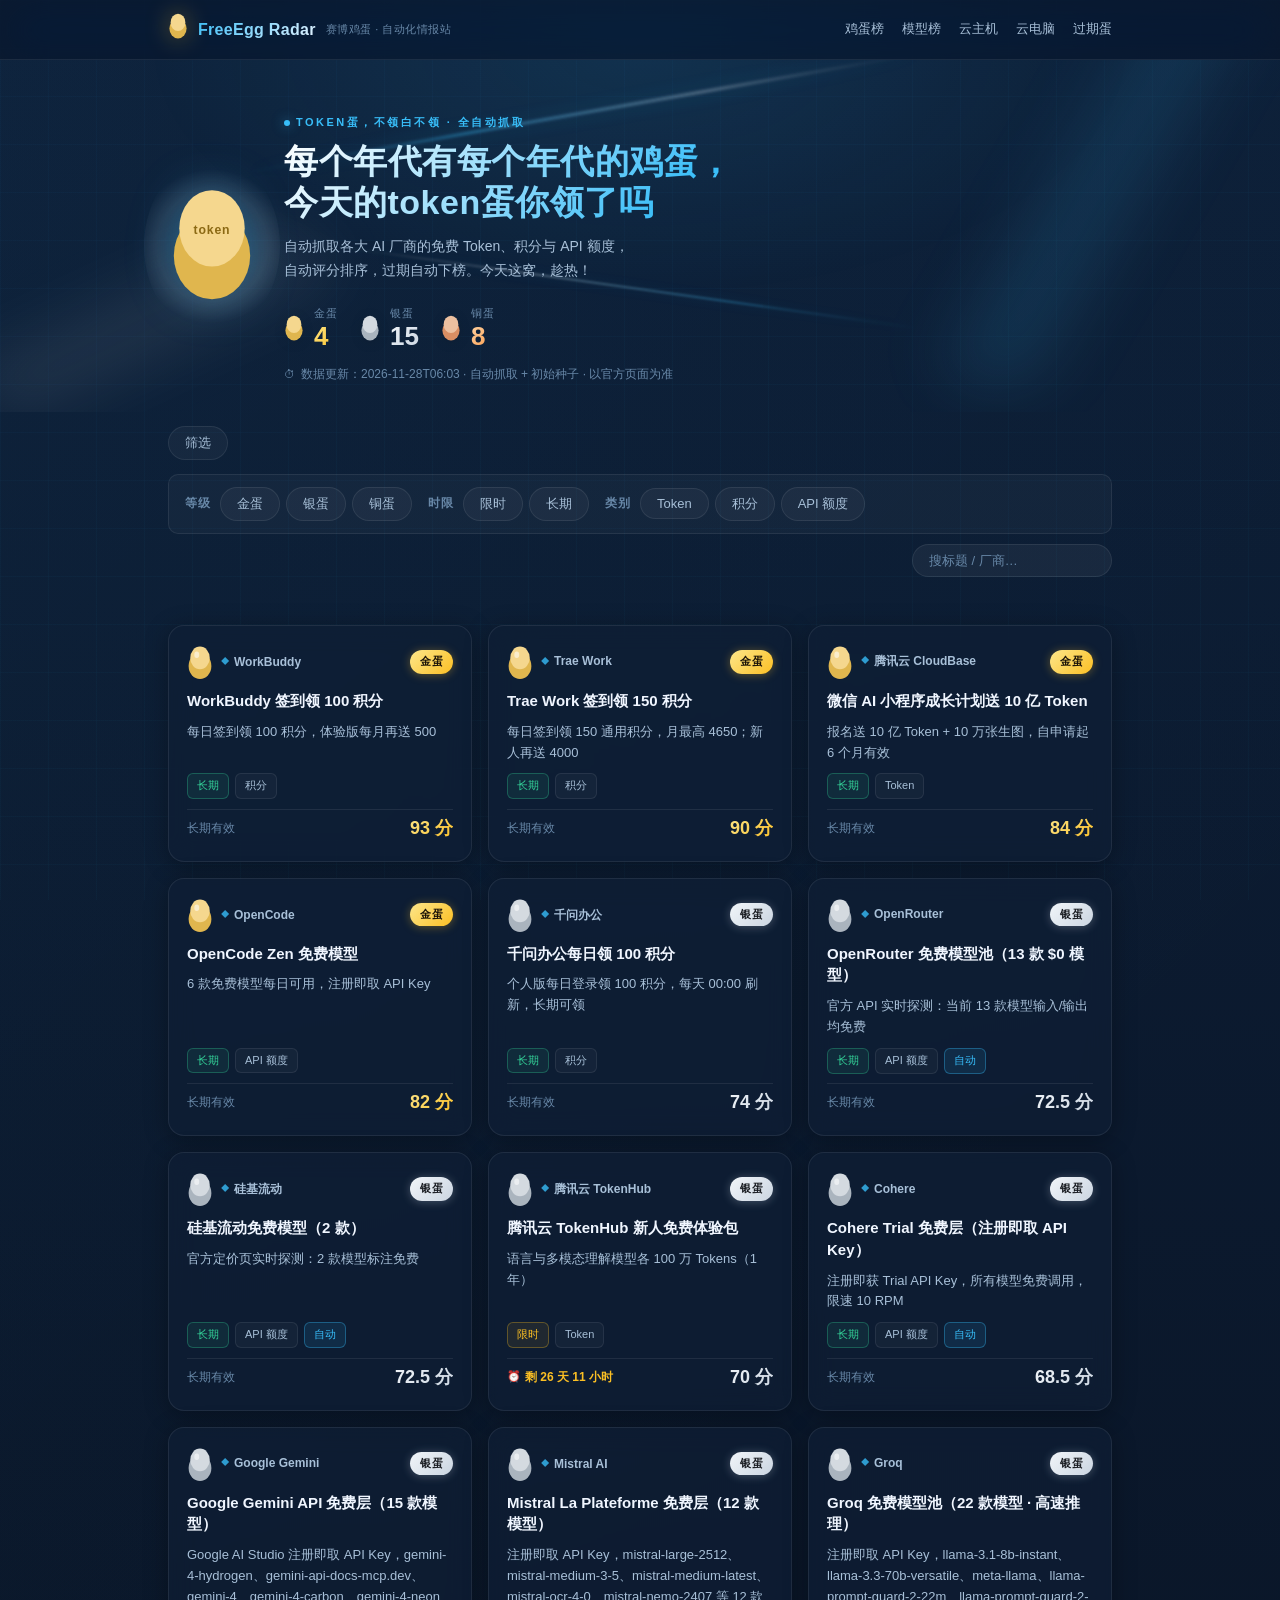
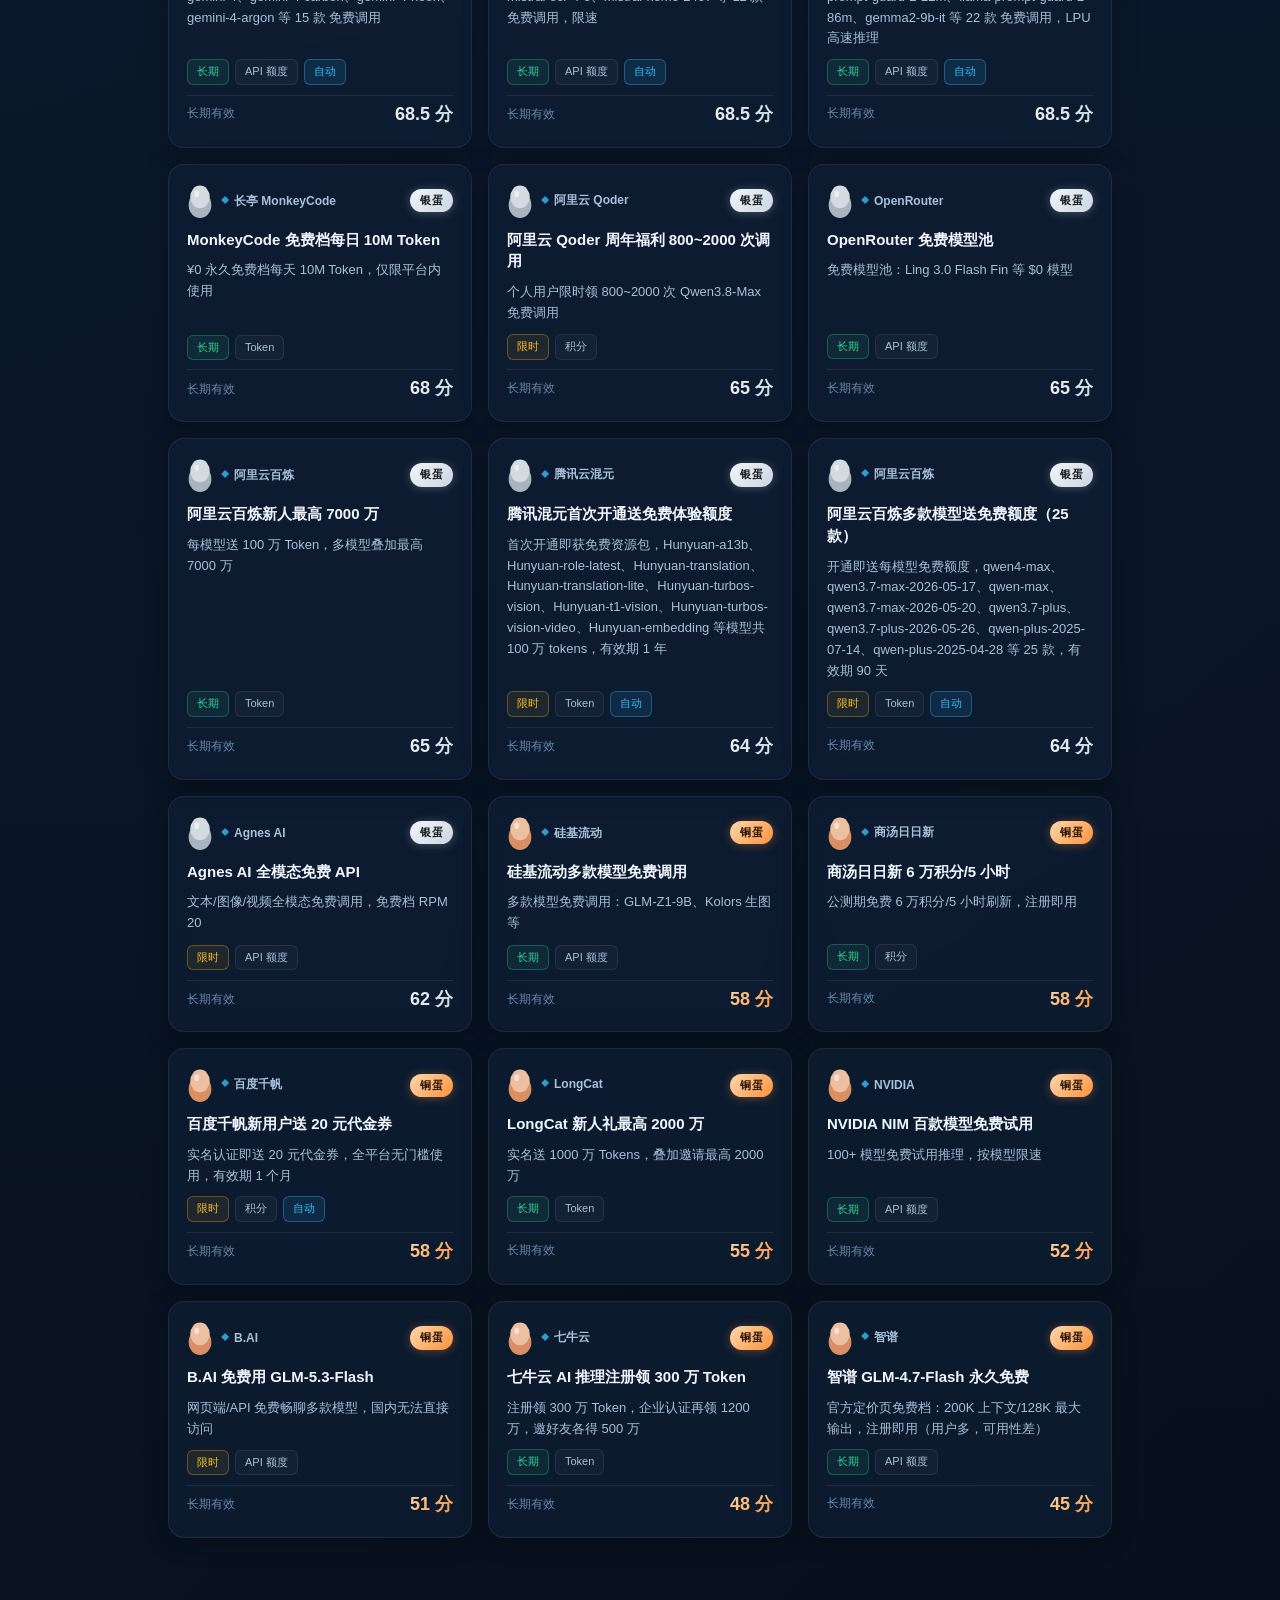
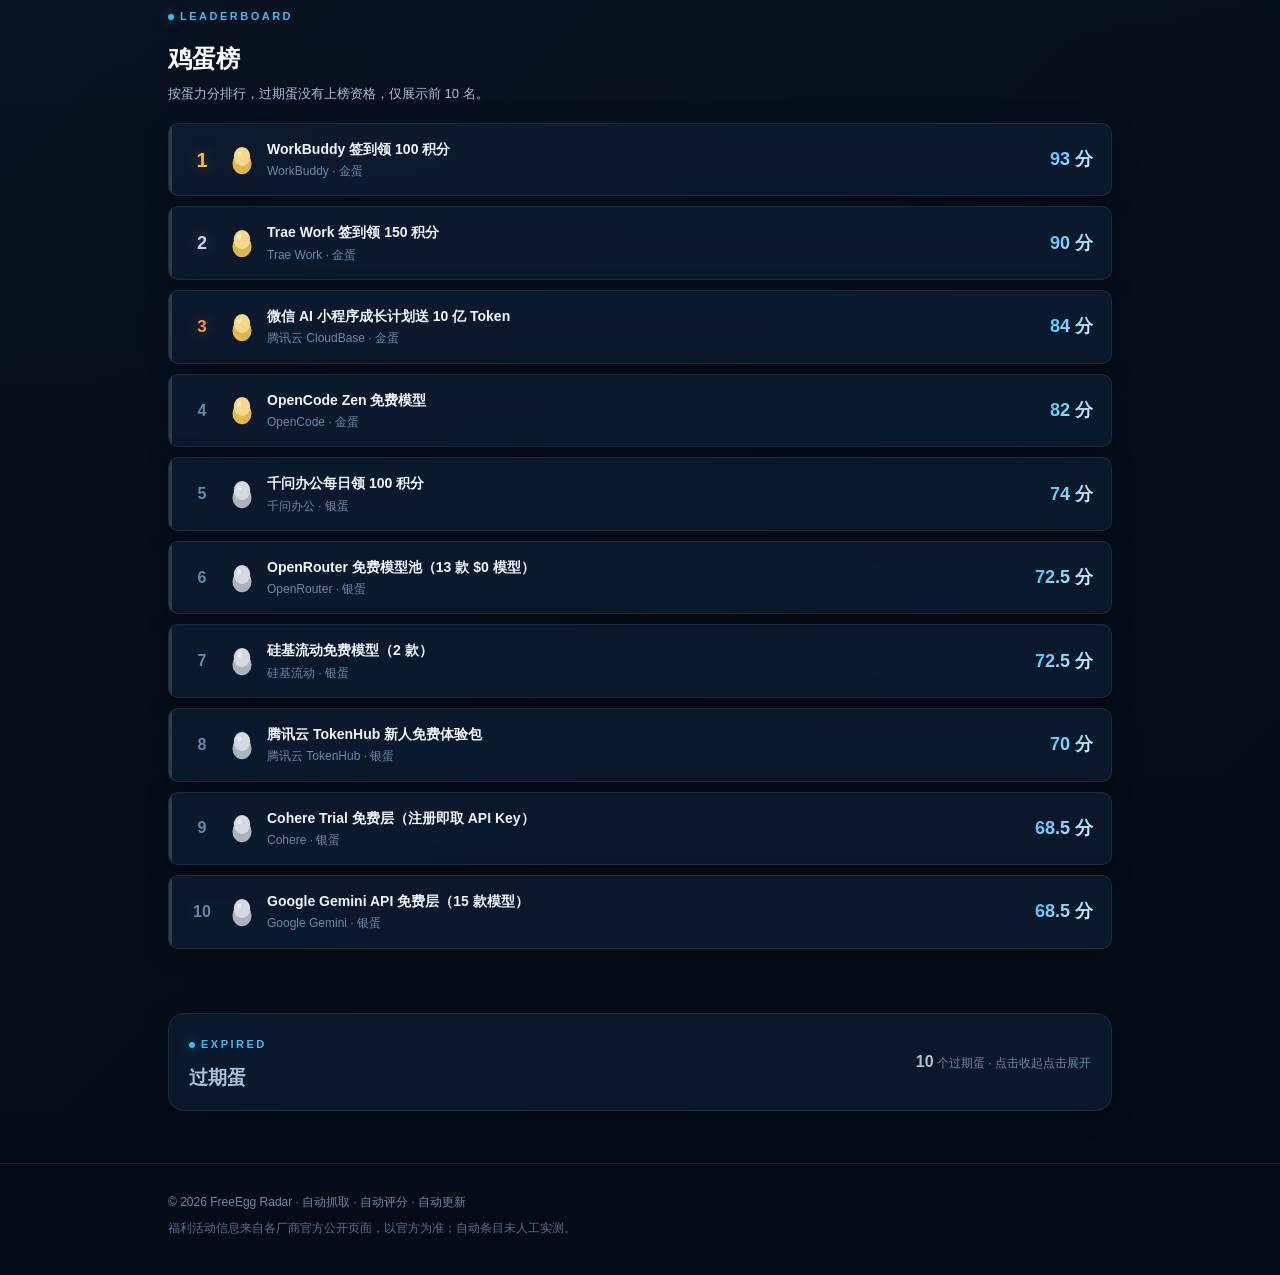
<file: site/index.html>
<!DOCTYPE html>
<html lang="zh-CN">
<head>
<meta charset="UTF-8">
<meta name="viewport" content="width=device-width, initial-scale=1.0">
<meta name="theme-color" content="#0a0816">
<title>FreeEgg Radar · AI 厂商福利情报站</title>
<meta name="description" content="自动抓取、自动评分、自动更新的 AI 厂商免费福利情报站：聚合各家免费 Token、积分与 API 额度。">
<link rel="icon" href="data:image/svg+xml,%3Csvg xmlns='http://www.w3.org/2000/svg' viewBox='0 0 32 44'%3E%3Cellipse cx='16' cy='26' rx='14' ry='16' fill='%23e0b64e'/%3E%3Cellipse cx='16' cy='16' rx='12' ry='14' fill='%23f5d78e'/%3E%3C/svg%3E">
<link rel="stylesheet" href="css/style.css?v=15">
</head>
<body>
<a class="skip-link" href="#content">跳到主要内容</a>

<header class="topnav">
  <div class="container topnav-inner">
    <a class="brand" href="#/">
      <span class="brand-egg" aria-hidden="true">
        <svg width="20" height="27" viewBox="0 0 32 44" fill="none"><ellipse cx="16" cy="27" rx="14" ry="16" fill="#e0b64e"/><ellipse cx="16" cy="17" rx="12" ry="14" fill="#f5d78e"/></svg>
      </span>
      <span class="brand-name">FreeEgg Radar</span>
      <span class="brand-sub">赛博鸡蛋 · 自动化情报站</span>
    </a>
    <nav class="nav-links" aria-label="主导航">
      <a href="#ranking">鸡蛋榜</a>
      <a href="models.html">模型榜</a>
      <a href="cloud.html">云主机</a>
      <a href="cloudpc.html">云电脑</a>
      <a href="#recycle">过期蛋</a>
    </nav>
  </div>
</header>

<main id="content">
  <section class="hero">
    <div class="hero-curve" aria-hidden="true"></div>
    <div class="container hero-inner">
      <div class="hero-logo" aria-hidden="true">
        <svg width="88" height="120" viewBox="0 0 32 44" fill="none"><ellipse cx="16" cy="27" rx="14" ry="16" fill="#e0b64e"/><ellipse cx="16" cy="17" rx="12" ry="14" fill="#f5d78e"/><text x="16" y="19" text-anchor="middle" font-size="4.5" font-weight="bold" fill="#8b6914" font-family="Arial, sans-serif" letter-spacing="0.3">token</text></svg>
      </div>
      <div class="hero-copy">
        <p class="eyebrow">token蛋，不领白不领 · 全自动抓取</p>
        <h1 class="hero-title">每个年代有每个年代的鸡蛋，<br>今天的token蛋你领了吗</h1>
        <p class="hero-sub">自动抓取各大 AI 厂商的免费 Token、积分与 API 额度，<br>自动评分排序，过期自动下榜。今天这窝，趁热！</p>
        <dl class="hero-stats">
          <div class="stat"><span class="stat-egg" aria-hidden="true"><svg width="20" height="27" viewBox="0 0 32 44" fill="none"><ellipse cx="16" cy="27" rx="14" ry="16" fill="#e0b64e"/><ellipse cx="16" cy="17" rx="12" ry="14" fill="#f5d78e"/></svg></span><div class="stat-text"><dt>金蛋</dt><dd id="stat-gold" class="num">–</dd></div></div>
          <div class="stat"><span class="stat-egg" aria-hidden="true"><svg width="20" height="27" viewBox="0 0 32 44" fill="none"><ellipse cx="16" cy="27" rx="14" ry="16" fill="#aab4be"/><ellipse cx="16" cy="17" rx="12" ry="14" fill="#d4dae0"/></svg></span><div class="stat-text"><dt>银蛋</dt><dd id="stat-silver" class="num">–</dd></div></div>
          <div class="stat"><span class="stat-egg" aria-hidden="true"><svg width="20" height="27" viewBox="0 0 32 44" fill="none"><ellipse cx="16" cy="27" rx="14" ry="16" fill="#d98e63"/><ellipse cx="16" cy="17" rx="12" ry="14" fill="#ecc0a0"/></svg></span><div class="stat-text"><dt>铜蛋</dt><dd id="stat-copper" class="num">–</dd></div></div>
        </dl>
        <p class="hero-meta" id="updated-at"></p>
      </div>
    </div>
  </section>

  <div class="container">
    <div class="filterbar">
      <button class="chip filter-toggle" id="filter-toggle" type="button" aria-expanded="false" aria-controls="filter-advanced">筛选</button>
      <div class="filter-advanced" id="filter-advanced" hidden>
        <div class="fgroup" role="group" aria-label="等级筛选">
          <span class="flabel">等级</span>
          <button class="chip" data-v="gold">金蛋</button>
          <button class="chip" data-v="silver">银蛋</button>
          <button class="chip" data-v="copper">铜蛋</button>
        </div>
        <div class="fgroup" role="group" aria-label="时限筛选">
          <span class="flabel">时限</span>
          <button class="chip" data-v="limited">限时</button>
          <button class="chip" data-v="longterm">长期</button>
        </div>
        <div class="fgroup fsort" role="group" aria-label="类别筛选">
          <span class="flabel">类别</span>
          <button class="chip" data-v="token">Token</button>
          <button class="chip" data-v="credits">积分</button>
          <button class="chip" data-v="api-quota">API 额度</button>
        </div>
      </div>
      <label class="fsearch">
        <span class="visually-hidden">搜索</span>
        <input type="search" id="filter-q" placeholder="搜标题 / 厂商…" autocomplete="off">
      </label>
    </div>
  </div>

  <section class="section">
    <div class="container">
      <p id="grid-status" class="visually-hidden" role="status"></p>
      <div id="egg-grid" class="egg-grid"></div>
    </div>
  </section>

  <section class="section" id="ranking">
    <div class="container">
      <header class="section-head">
        <p class="eyebrow">Leaderboard</p>
        <h2>鸡蛋榜</h2>
        <p class="section-sub">按蛋力分排行，过期蛋没有上榜资格，仅展示前 10 名。</p>
      </header>
      <div id="ranking-list" class="ranking"></div>
    </div>
  </section>

  <section class="section" id="recycle">
    <div class="container">
      <details class="recycle" id="recycle-details">
        <summary>
          <span class="recycle-title"><span class="eyebrow">Expired</span><h2>过期蛋</h2></span>
          <span class="recycle-meta"><span id="recycle-count" class="num">0</span> 个过期蛋 · <span class="when-open">点击收起</span><span class="when-closed">点击展开</span></span>
        </summary>
        <p class="section-sub">这些蛋已经过了最佳赏味期，别再捡了。按过期时间倒序。</p>
        <div id="recycle-list" class="recycle-list"></div>
      </details>
    </div>
  </section>
</main>

<footer class="footer">
  <div class="container footer-inner">
    <p>© 2026 FreeEgg Radar · 自动抓取 · 自动评分 · 自动更新</p>
    <p class="footer-tip">福利活动信息来自各厂商官方公开页面，以官方为准；自动条目未人工实测。</p>
  </div>
</footer>

<div class="lightbox" id="lightbox" hidden>
  <button class="lightbox-close" type="button" aria-label="关闭">×</button>
  <img id="lightbox-img" alt="放大查看">
</div>

<script src="js/app.js?v=15"></script>
</body>
</html>
</file>
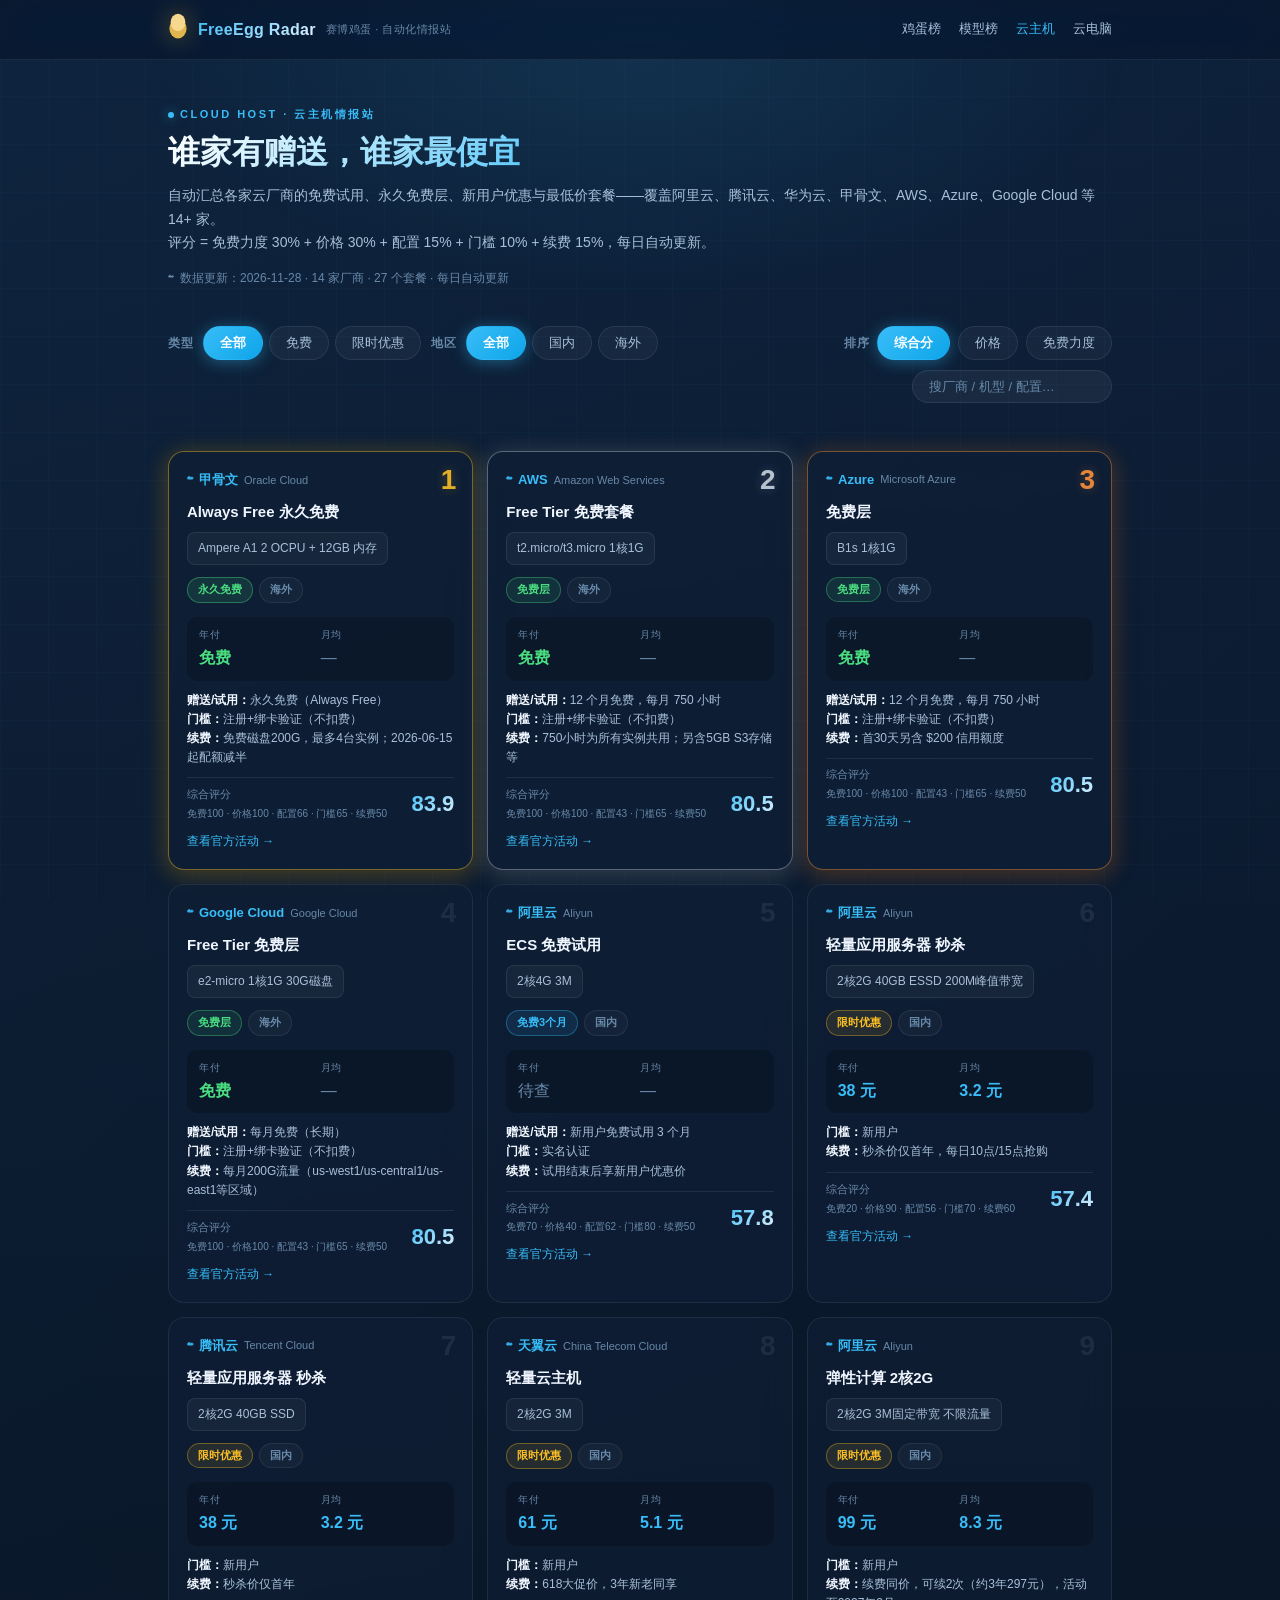
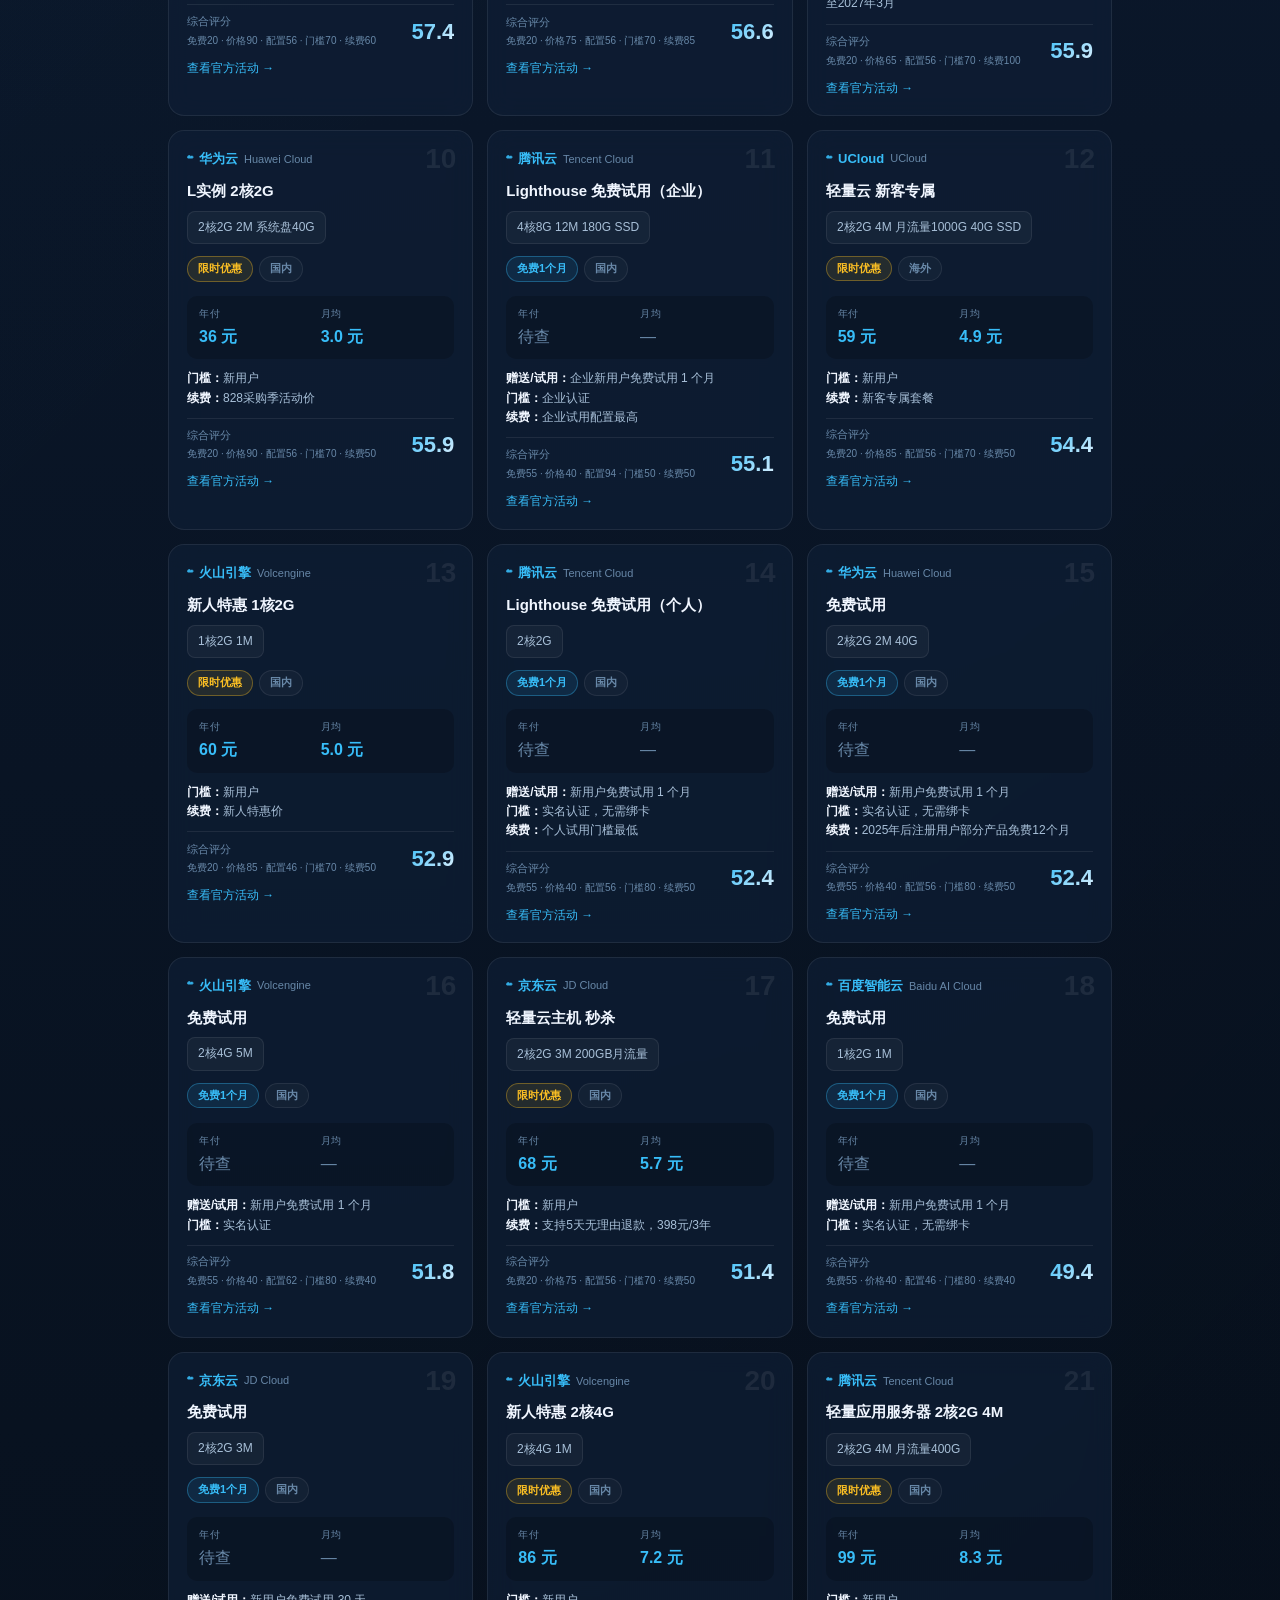
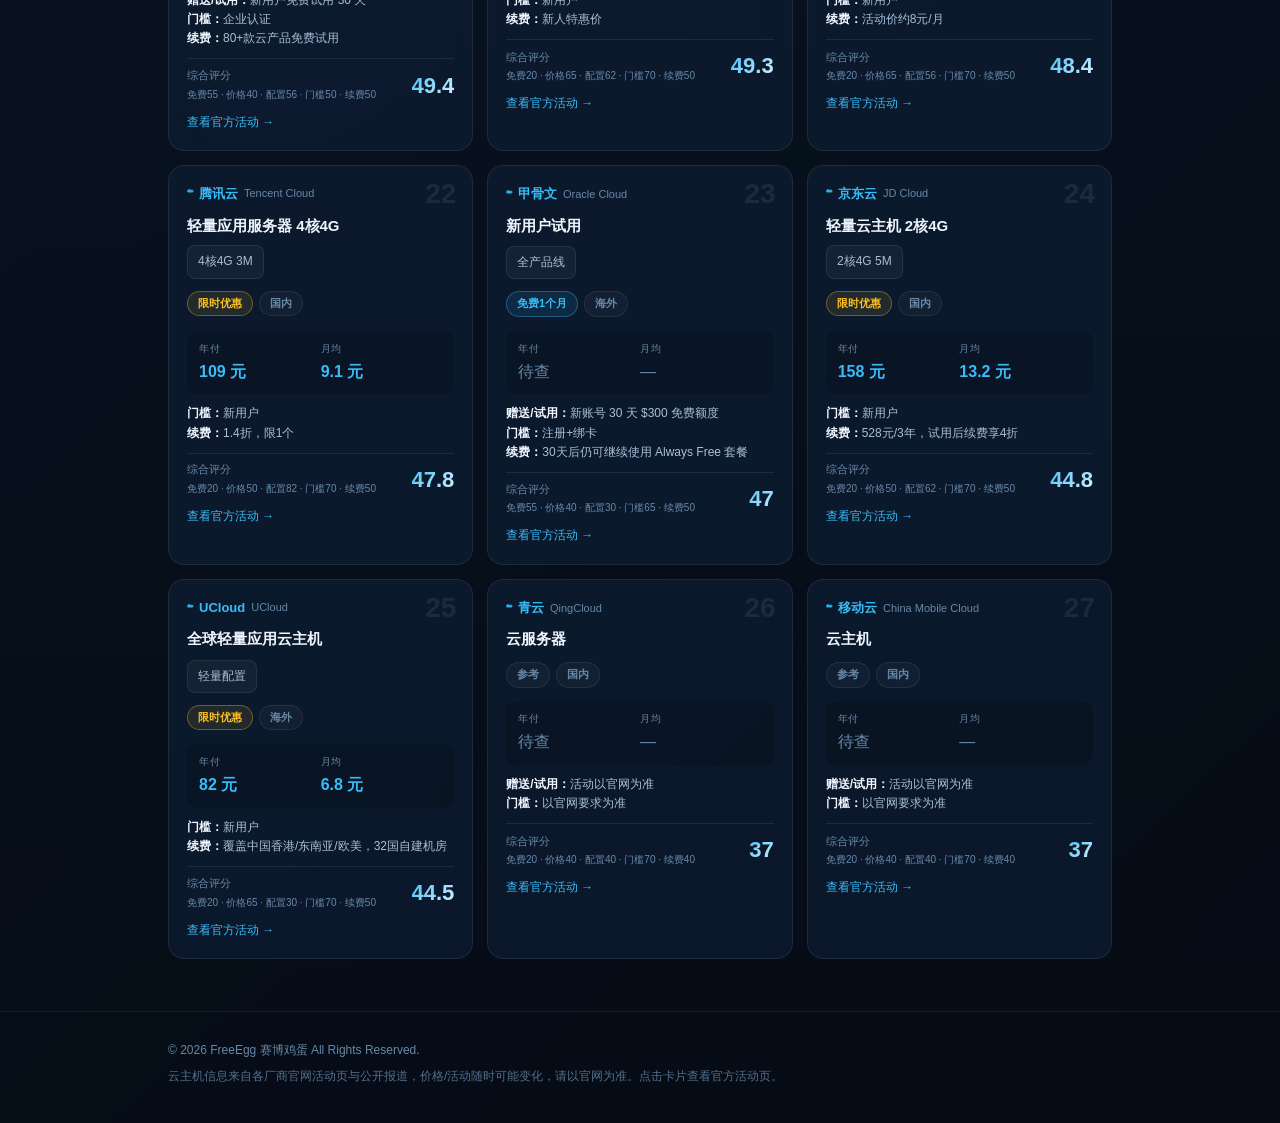
<file: site/cloud.html>
<!DOCTYPE html>
<html lang="zh-CN">
<head>
<meta charset="UTF-8">
<meta name="viewport" content="width=device-width, initial-scale=1.0">
<meta name="theme-color" content="#0a1628">
<title>云主机 · 免费试用 & 价格对比 · FreeEgg Radar</title>
<meta name="description" content="各家云主机免费试用/赠送活动与价格对比——谁家有赠送，谁家最便宜，一页看全。">
<link rel="icon" href="data:image/svg+xml,%3Csvg xmlns='http://www.w3.org/2000/svg' viewBox='0 0 32 44'%3E%3Cellipse cx='16' cy='26' rx='14' ry='16' fill='%23e0b64e'/%3E%3Cellipse cx='16' cy='16' rx='12' ry='14' fill='%23f5d78e'/%3E%3C/svg%3E">
<link rel="stylesheet" href="css/style.css?v=19">
<style>
.cloud-grid {
  display: grid;
  grid-template-columns: repeat(auto-fill, minmax(300px, 1fr));
  gap: 14px;
  margin-top: 10px;
}
.cloud-card {
  background: var(--card);
  backdrop-filter: blur(12px);
  -webkit-backdrop-filter: blur(12px);
  border: 1px solid var(--border);
  border-radius: var(--radius);
  padding: 18px;
  transition: all 0.25s cubic-bezier(0.4, 0, 0.2, 1);
  display: flex;
  flex-direction: column;
  gap: 10px;
  position: relative;
  overflow: hidden;
  animation: cardIn 0.4s ease backwards;
}
.cloud-card::before {
  content: '';
  position: absolute;
  top: 0; left: 0; right: 0;
  height: 2px;
  background: linear-gradient(90deg, transparent, var(--sky-blue), var(--mist-silver), transparent);
  opacity: 0;
  transition: opacity 0.3s;
}
.cloud-card:hover {
  background: var(--card-hover);
  border-color: var(--border-strong);
  transform: translateY(-3px);
  box-shadow: var(--shadow-card-hover);
}
.cloud-card:hover::before { opacity: 1; }
.cloud-card.top1 { border-color: rgba(251, 191, 36, 0.45); box-shadow: var(--shadow-card), 0 4px 24px var(--gold-glow); }
.cloud-card.top2 { border-color: rgba(203, 213, 225, 0.4); box-shadow: var(--shadow-card), 0 4px 24px var(--silver-glow); }
.cloud-card.top3 { border-color: rgba(251, 146, 60, 0.45); box-shadow: var(--shadow-card), 0 4px 24px var(--copper-glow); }
.cloud-rank {
  position: absolute;
  top: 14px;
  right: 16px;
  font-size: 28px;
  font-weight: 800;
  color: var(--border-strong);
  line-height: 1;
  opacity: 0.5;
}
.cloud-card.top1 .cloud-rank { color: var(--gold); opacity: 0.9; text-shadow: 0 0 12px var(--gold-glow); }
.cloud-card.top2 .cloud-rank { color: var(--silver); opacity: 0.9; text-shadow: 0 0 12px var(--silver-glow); }
.cloud-card.top3 .cloud-rank { color: var(--copper); opacity: 0.9; text-shadow: 0 0 12px var(--copper-glow); }
.cloud-vendor {
  font-size: 13px;
  font-weight: 700;
  color: var(--sky-blue);
  display: flex;
  align-items: center;
  gap: 6px;
  padding-right: 40px;
}
.cloud-vendor::before { content: '☁'; font-size: 12px; opacity: 0.9; }
.cloud-plan { font-size: 15px; font-weight: 700; color: var(--text); line-height: 1.4; }
.cloud-config {
  font-size: 12px;
  color: var(--text-dim);
  background: rgba(255,255,255,0.04);
  border: 1px solid var(--border);
  border-radius: 8px;
  padding: 6px 10px;
  display: inline-block;
  align-self: flex-start;
}
.cloud-tags { display: flex; gap: 6px; flex-wrap: wrap; margin-top: 2px; }
.cloud-tag {
  font-size: 11px;
  padding: 3px 10px;
  border-radius: 999px;
  font-weight: 700;
}
.cloud-tag.free-forever { color: #4ade80; border: 1px solid rgba(74, 222, 128, 0.4); background: rgba(74, 222, 128, 0.12); }
.cloud-tag.free-tier { color: #4ade80; border: 1px solid rgba(74, 222, 128, 0.35); background: rgba(74, 222, 128, 0.1); }
.cloud-tag.free-trial { color: var(--sky-blue); border: 1px solid rgba(56, 189, 248, 0.35); background: rgba(56, 189, 248, 0.1); }
.cloud-tag.deal { color: var(--amber, #fbbf24); border: 1px solid rgba(251, 191, 36, 0.35); background: rgba(251, 191, 36, 0.1); }
.cloud-tag.info { color: var(--text-faint); border: 1px solid var(--border); background: rgba(255,255,255,0.03); }
.cloud-price-row {
  display: flex;
  align-items: center;
  justify-content: space-between;
  padding: 10px 12px;
  background: rgba(0,0,0,0.2);
  border-radius: var(--radius-sm);
  margin-top: 4px;
}
.cloud-price-item { flex: 1; }
.cloud-price-label { font-size: 10px; color: var(--text-faint); text-transform: uppercase; letter-spacing: 0.5px; }
.cloud-price-value { font-size: 16px; font-weight: 800; color: var(--sky-blue); margin-top: 2px; }
.cloud-price-value.free { color: #4ade80; }
.cloud-price-value.na { color: var(--text-faint); font-weight: 500; }
.cloud-detail { font-size: 12px; color: var(--text-dim); line-height: 1.6; }
.cloud-detail strong { color: var(--text); font-weight: 600; }
.cloud-score-row {
  display: flex;
  align-items: center;
  justify-content: space-between;
  padding-top: 8px;
  border-top: 1px solid var(--border);
}
.cloud-score-label { font-size: 11px; color: var(--text-faint); }
.cloud-score {
  font-size: 22px;
  font-weight: 800;
  background: linear-gradient(135deg, var(--sky-blue), var(--mist-silver));
  -webkit-background-clip: text;
  -webkit-text-fill-color: transparent;
  background-clip: text;
}
.cloud-link {
  display: inline-flex;
  align-items: center;
  gap: 4px;
  font-size: 12px;
  color: var(--sky-blue);
  text-decoration: none;
}
.cloud-link:hover { color: var(--mist-silver); }
.cloud-hero { padding: 40px 0 24px; }
.cloud-hero-title {
  font-size: 32px;
  font-weight: 800;
  background: linear-gradient(135deg, #fff 0%, var(--sky-blue) 50%, var(--mist-silver) 100%);
  -webkit-background-clip: text;
  -webkit-text-fill-color: transparent;
  background-clip: text;
  line-height: 1.2;
}
.cloud-hero-sub { color: var(--text-dim); font-size: 14px; margin-top: 12px; line-height: 1.7; }
.cloud-hero-meta { color: var(--text-faint); font-size: 12px; margin-top: 14px; display: flex; align-items: center; gap: 6px; }
.cloud-hero-meta::before { content: '☁'; font-size: 12px; }
.sort-group { display: flex; align-items: center; gap: 8px; margin-left: auto; flex-wrap: wrap; }
.sort-group .flabel { margin: 0; }
@media (max-width: 560px) {
  .sort-group { margin-left: 0; width: 100%; }
}
</style>
</head>
<body>
<a class="skip-link" href="#content">跳到主要内容</a>

<header class="topnav">
  <div class="container topnav-inner">
    <a class="brand" href="index.html">
      <span class="brand-egg" aria-hidden="true">
        <svg width="20" height="27" viewBox="0 0 32 44" fill="none"><ellipse cx="16" cy="27" rx="14" ry="16" fill="#e0b64e"/><ellipse cx="16" cy="17" rx="12" ry="14" fill="#f5d78e"/></svg>
      </span>
      <span class="brand-name">FreeEgg Radar</span>
      <span class="brand-sub">赛博鸡蛋 · 自动化情报站</span>
    </a>
    <nav class="nav-links" aria-label="主导航">
      <a href="index.html">鸡蛋榜</a>
      <a href="models.html">模型榜</a>
      <a href="cloud.html" style="color: var(--sky-blue);">云主机</a>
      <a href="cloudpc.html">云电脑</a>
    </nav>
  </div>
</header>

<main id="content">
  <section class="cloud-hero">
    <div class="container">
      <p class="eyebrow">CLOUD HOST · 云主机情报站</p>
      <h1 class="cloud-hero-title">谁家有赠送，谁家最便宜</h1>
      <p class="cloud-hero-sub">自动汇总各家云厂商的免费试用、永久免费层、新用户优惠与最低价套餐——覆盖阿里云、腾讯云、华为云、甲骨文、AWS、Azure、Google Cloud 等 14+ 家。<br>评分 = 免费力度 30% + 价格 30% + 配置 15% + 门槛 10% + 续费 15%，每日自动更新。</p>
      <p class="cloud-hero-meta" id="cloud-updated-at"></p>
    </div>
  </section>

  <div class="container">
    <div class="filterbar">
      <div class="fgroup" role="group" aria-label="类型筛选" id="type-filters">
        <span class="flabel">类型</span>
        <button class="chip active" data-type="all">全部</button>
        <button class="chip" data-type="free">免费</button>
        <button class="chip" data-type="deal">限时优惠</button>
      </div>
      <div class="fgroup" role="group" aria-label="地区筛选" id="region-filters">
        <span class="flabel">地区</span>
        <button class="chip active" data-region="all">全部</button>
        <button class="chip" data-region="国内">国内</button>
        <button class="chip" data-region="海外">海外</button>
      </div>
      <div class="sort-group" role="group" aria-label="排序">
        <span class="flabel">排序</span>
        <button class="chip active" data-sort="score">综合分</button>
        <button class="chip" data-sort="price">价格</button>
        <button class="chip" data-sort="free">免费力度</button>
      </div>
      <label class="fsearch">
        <span class="visually-hidden">搜索</span>
        <input type="search" id="cloud-filter-q" placeholder="搜厂商 / 机型 / 配置…" autocomplete="off">
      </label>
    </div>
  </div>

  <section class="section">
    <div class="container">
      <div class="cloud-grid" id="cloud-grid">
        <div class="empty">加载中…</div>
      </div>
    </div>
  </section>
</main>

<footer class="footer">
  <div class="container footer-inner">
    <p>© 2026 FreeEgg 赛博鸡蛋 All Rights Reserved.</p>
    <p class="footer-tip">云主机信息来自各厂商官网活动页与公开报道，价格/活动随时可能变化，请以官网为准。点击卡片查看官方活动页。</p>
  </div>
</footer>

<script src="js/cloud.js?v=19"></script>
</body>
</html>
</file>
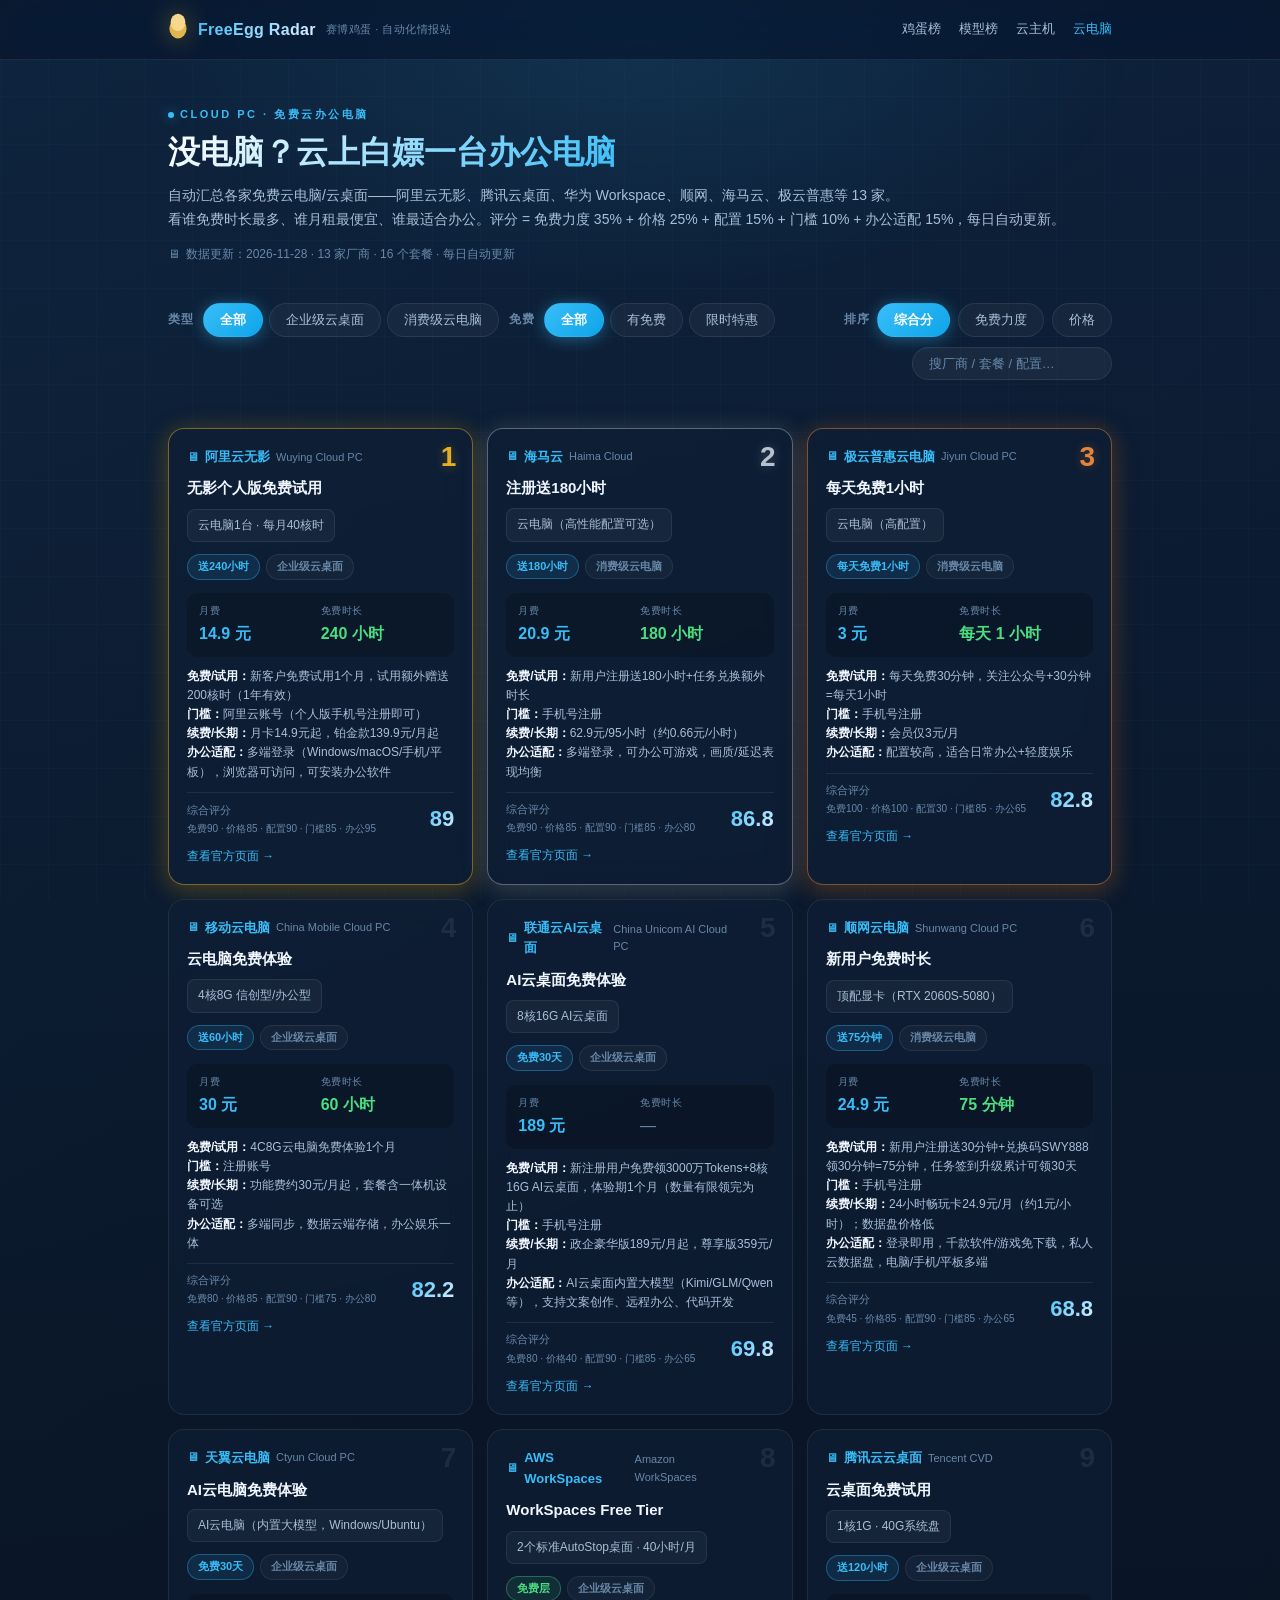
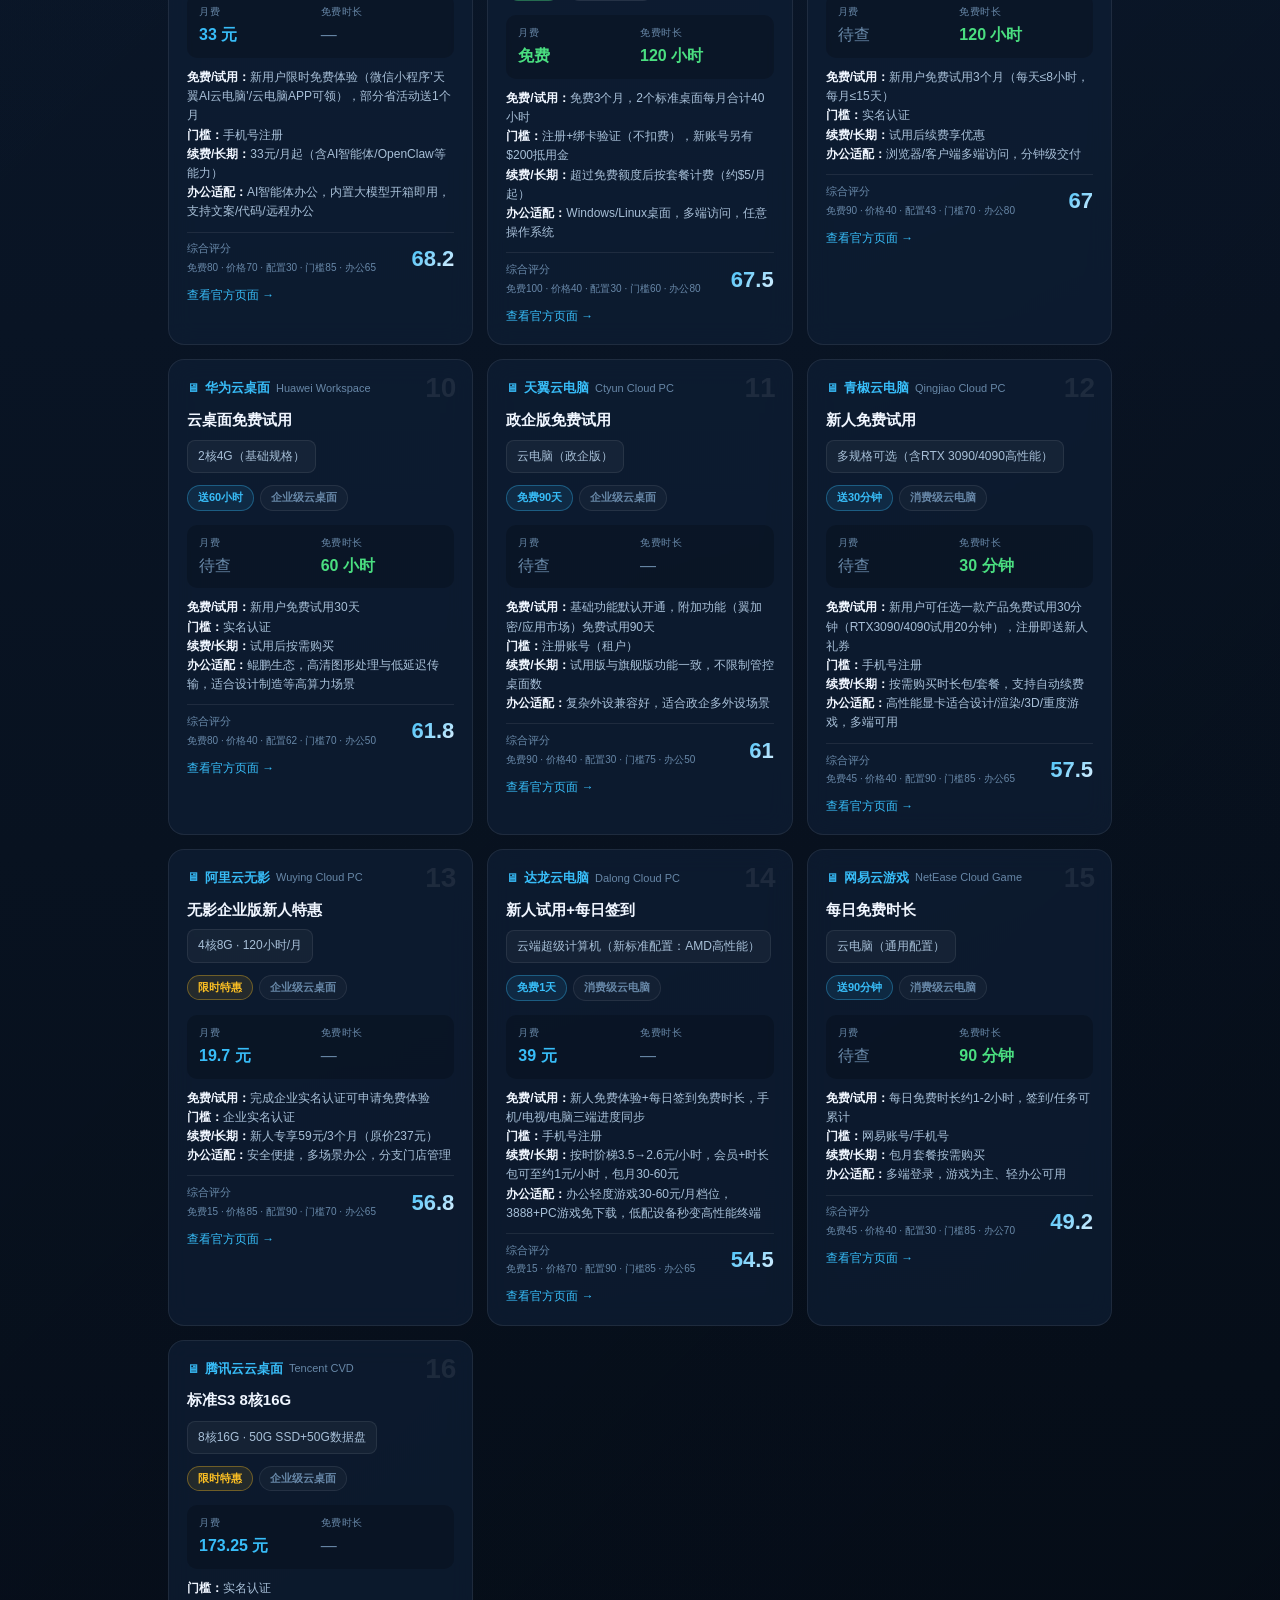
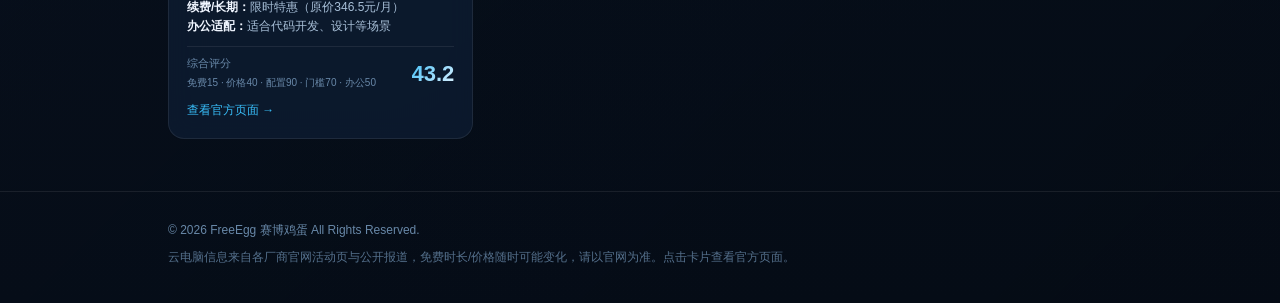
<file: site/cloudpc.html>
<!DOCTYPE html>
<html lang="zh-CN">
<head>
<meta charset="UTF-8">
<meta name="viewport" content="width=device-width, initial-scale=1.0">
<meta name="theme-color" content="#0a1628">
<title>云电脑 · 免费云办公电脑排行 · FreeEgg Radar</title>
<meta name="description" content="免费云电脑/云桌面排行——无影、腾讯云桌面、顺网、海马云等13家，谁免费时长最多、谁最便宜、谁最适合办公，一页看全。">
<link rel="icon" href="data:image/svg+xml,%3Csvg xmlns='http://www.w3.org/2000/svg' viewBox='0 0 32 44'%3E%3Cellipse cx='16' cy='26' rx='14' ry='16' fill='%23e0b64e'/%3E%3Cellipse cx='16' cy='16' rx='12' ry='14' fill='%23f5d78e'/%3E%3C/svg%3E">
<link rel="stylesheet" href="css/style.css?v=19">
<style>
.cloudpc-grid {
  display: grid;
  grid-template-columns: repeat(auto-fill, minmax(300px, 1fr));
  gap: 14px;
  margin-top: 10px;
}
.cloudpc-card {
  background: var(--card);
  backdrop-filter: blur(12px);
  -webkit-backdrop-filter: blur(12px);
  border: 1px solid var(--border);
  border-radius: var(--radius);
  padding: 18px;
  transition: all 0.25s cubic-bezier(0.4, 0, 0.2, 1);
  display: flex;
  flex-direction: column;
  gap: 10px;
  position: relative;
  overflow: hidden;
  animation: cardIn 0.4s ease backwards;
}
.cloudpc-card::before {
  content: '';
  position: absolute;
  top: 0; left: 0; right: 0;
  height: 2px;
  background: linear-gradient(90deg, transparent, var(--sky-blue), #4ade80, transparent);
  opacity: 0;
  transition: opacity 0.3s;
}
.cloudpc-card:hover {
  background: var(--card-hover);
  border-color: var(--border-strong);
  transform: translateY(-3px);
  box-shadow: var(--shadow-card-hover);
}
.cloudpc-card:hover::before { opacity: 1; }
.cloudpc-card.top1 { border-color: rgba(251, 191, 36, 0.45); box-shadow: var(--shadow-card), 0 4px 24px var(--gold-glow); }
.cloudpc-card.top2 { border-color: rgba(203, 213, 225, 0.4); box-shadow: var(--shadow-card), 0 4px 24px var(--silver-glow); }
.cloudpc-card.top3 { border-color: rgba(251, 146, 60, 0.45); box-shadow: var(--shadow-card), 0 4px 24px var(--copper-glow); }
.cloudpc-rank {
  position: absolute;
  top: 14px;
  right: 16px;
  font-size: 28px;
  font-weight: 800;
  color: var(--border-strong);
  line-height: 1;
  opacity: 0.5;
}
.cloudpc-card.top1 .cloudpc-rank { color: var(--gold); opacity: 0.9; text-shadow: 0 0 12px var(--gold-glow); }
.cloudpc-card.top2 .cloudpc-rank { color: var(--silver); opacity: 0.9; text-shadow: 0 0 12px var(--silver-glow); }
.cloudpc-card.top3 .cloudpc-rank { color: var(--copper); opacity: 0.9; text-shadow: 0 0 12px var(--copper-glow); }
.cloudpc-vendor {
  font-size: 13px;
  font-weight: 700;
  color: var(--sky-blue);
  display: flex;
  align-items: center;
  gap: 6px;
  padding-right: 40px;
}
.cloudpc-vendor::before { content: '🖥'; font-size: 12px; opacity: 0.9; }
.cloudpc-plan { font-size: 15px; font-weight: 700; color: var(--text); line-height: 1.4; }
.cloudpc-config {
  font-size: 12px;
  color: var(--text-dim);
  background: rgba(255,255,255,0.04);
  border: 1px solid var(--border);
  border-radius: 8px;
  padding: 6px 10px;
  display: inline-block;
  align-self: flex-start;
}
.cloudpc-tags { display: flex; gap: 6px; flex-wrap: wrap; margin-top: 2px; }
.cloudpc-tag { font-size: 11px; padding: 3px 10px; border-radius: 999px; font-weight: 700; }
.cloudpc-tag.free-forever { color: #4ade80; border: 1px solid rgba(74, 222, 128, 0.4); background: rgba(74, 222, 128, 0.12); }
.cloudpc-tag.free-tier { color: #4ade80; border: 1px solid rgba(74, 222, 128, 0.35); background: rgba(74, 222, 128, 0.1); }
.cloudpc-tag.free-trial { color: var(--sky-blue); border: 1px solid rgba(56, 189, 248, 0.35); background: rgba(56, 189, 248, 0.1); }
.cloudpc-tag.deal { color: var(--amber, #fbbf24); border: 1px solid rgba(251, 191, 36, 0.35); background: rgba(251, 191, 36, 0.1); }
.cloudpc-tag.info { color: var(--text-faint); border: 1px solid var(--border); background: rgba(255,255,255,0.03); }
.cloudpc-price-row {
  display: flex;
  align-items: center;
  justify-content: space-between;
  padding: 10px 12px;
  background: rgba(0,0,0,0.2);
  border-radius: var(--radius-sm);
  margin-top: 4px;
}
.cloudpc-price-item { flex: 1; }
.cloudpc-price-label { font-size: 10px; color: var(--text-faint); text-transform: uppercase; letter-spacing: 0.5px; }
.cloudpc-price-value { font-size: 16px; font-weight: 800; color: var(--sky-blue); margin-top: 2px; }
.cloudpc-price-value.free { color: #4ade80; }
.cloudpc-price-value.na { color: var(--text-faint); font-weight: 500; }
.cloudpc-detail { font-size: 12px; color: var(--text-dim); line-height: 1.6; }
.cloudpc-detail strong { color: var(--text); font-weight: 600; }
.cloudpc-score-row {
  display: flex;
  align-items: center;
  justify-content: space-between;
  padding-top: 8px;
  border-top: 1px solid var(--border);
}
.cloudpc-score-label { font-size: 11px; color: var(--text-faint); }
.cloudpc-score {
  font-size: 22px;
  font-weight: 800;
  background: linear-gradient(135deg, var(--sky-blue), var(--mist-silver));
  -webkit-background-clip: text;
  -webkit-text-fill-color: transparent;
  background-clip: text;
}
.cloudpc-link {
  display: inline-flex;
  align-items: center;
  gap: 4px;
  font-size: 12px;
  color: var(--sky-blue);
  text-decoration: none;
}
.cloudpc-link:hover { color: var(--mist-silver); }
.cloudpc-hero { padding: 40px 0 24px; }
.cloudpc-hero-title {
  font-size: 32px;
  font-weight: 800;
  background: linear-gradient(135deg, #fff 0%, var(--sky-blue) 50%, var(--mist-silver) 100%);
  -webkit-background-clip: text;
  -webkit-text-fill-color: transparent;
  background-clip: text;
  line-height: 1.2;
}
.cloudpc-hero-sub { color: var(--text-dim); font-size: 14px; margin-top: 12px; line-height: 1.7; }
.cloudpc-hero-meta { color: var(--text-faint); font-size: 12px; margin-top: 14px; display: flex; align-items: center; gap: 6px; }
.cloudpc-hero-meta::before { content: '🖥'; font-size: 12px; }
.sort-group { display: flex; align-items: center; gap: 8px; margin-left: auto; flex-wrap: wrap; }
.sort-group .flabel { margin: 0; }
@media (max-width: 560px) {
  .sort-group { margin-left: 0; width: 100%; }
}
</style>
</head>
<body>
<a class="skip-link" href="#content">跳到主要内容</a>

<header class="topnav">
  <div class="container topnav-inner">
    <a class="brand" href="index.html">
      <span class="brand-egg" aria-hidden="true">
        <svg width="20" height="27" viewBox="0 0 32 44" fill="none"><ellipse cx="16" cy="27" rx="14" ry="16" fill="#e0b64e"/><ellipse cx="16" cy="17" rx="12" ry="14" fill="#f5d78e"/></svg>
      </span>
      <span class="brand-name">FreeEgg Radar</span>
      <span class="brand-sub">赛博鸡蛋 · 自动化情报站</span>
    </a>
    <nav class="nav-links" aria-label="主导航">
      <a href="index.html">鸡蛋榜</a>
      <a href="models.html">模型榜</a>
      <a href="cloud.html">云主机</a>
      <a href="cloudpc.html" style="color: var(--sky-blue);">云电脑</a>
    </nav>
  </div>
</header>

<main id="content">
  <section class="cloudpc-hero">
    <div class="container">
      <p class="eyebrow">CLOUD PC · 免费云办公电脑</p>
      <h1 class="cloudpc-hero-title">没电脑？云上白嫖一台办公电脑</h1>
      <p class="cloudpc-hero-sub">自动汇总各家免费云电脑/云桌面——阿里云无影、腾讯云桌面、华为 Workspace、顺网、海马云、极云普惠等 13 家。<br>看谁免费时长最多、谁月租最便宜、谁最适合办公。评分 = 免费力度 35% + 价格 25% + 配置 15% + 门槛 10% + 办公适配 15%，每日自动更新。</p>
      <p class="cloudpc-hero-meta" id="cloudpc-updated-at"></p>
    </div>
  </section>

  <div class="container">
    <div class="filterbar">
      <div class="fgroup" role="group" aria-label="类型筛选" id="type-filters">
        <span class="flabel">类型</span>
        <button class="chip active" data-type="all">全部</button>
        <button class="chip" data-type="enterprise">企业级云桌面</button>
        <button class="chip" data-type="consumer">消费级云电脑</button>
      </div>
      <div class="fgroup" role="group" aria-label="免费筛选" id="free-filters">
        <span class="flabel">免费</span>
        <button class="chip active" data-free="all">全部</button>
        <button class="chip" data-free="free">有免费</button>
        <button class="chip" data-free="deal">限时特惠</button>
      </div>
      <div class="sort-group" role="group" aria-label="排序">
        <span class="flabel">排序</span>
        <button class="chip active" data-sort="score">综合分</button>
        <button class="chip" data-sort="free">免费力度</button>
        <button class="chip" data-sort="price">价格</button>
      </div>
      <label class="fsearch">
        <span class="visually-hidden">搜索</span>
        <input type="search" id="cloudpc-filter-q" placeholder="搜厂商 / 套餐 / 配置…" autocomplete="off">
      </label>
    </div>
  </div>

  <section class="section">
    <div class="container">
      <div class="cloudpc-grid" id="cloudpc-grid">
        <div class="empty">加载中…</div>
      </div>
    </div>
  </section>
</main>

<footer class="footer">
  <div class="container footer-inner">
    <p>© 2026 FreeEgg 赛博鸡蛋 All Rights Reserved.</p>
    <p class="footer-tip">云电脑信息来自各厂商官网活动页与公开报道，免费时长/价格随时可能变化，请以官网为准。点击卡片查看官方页面。</p>
  </div>
</footer>

<script src="js/cloudpc.js?v=21"></script>
</body>
</html>
</file>
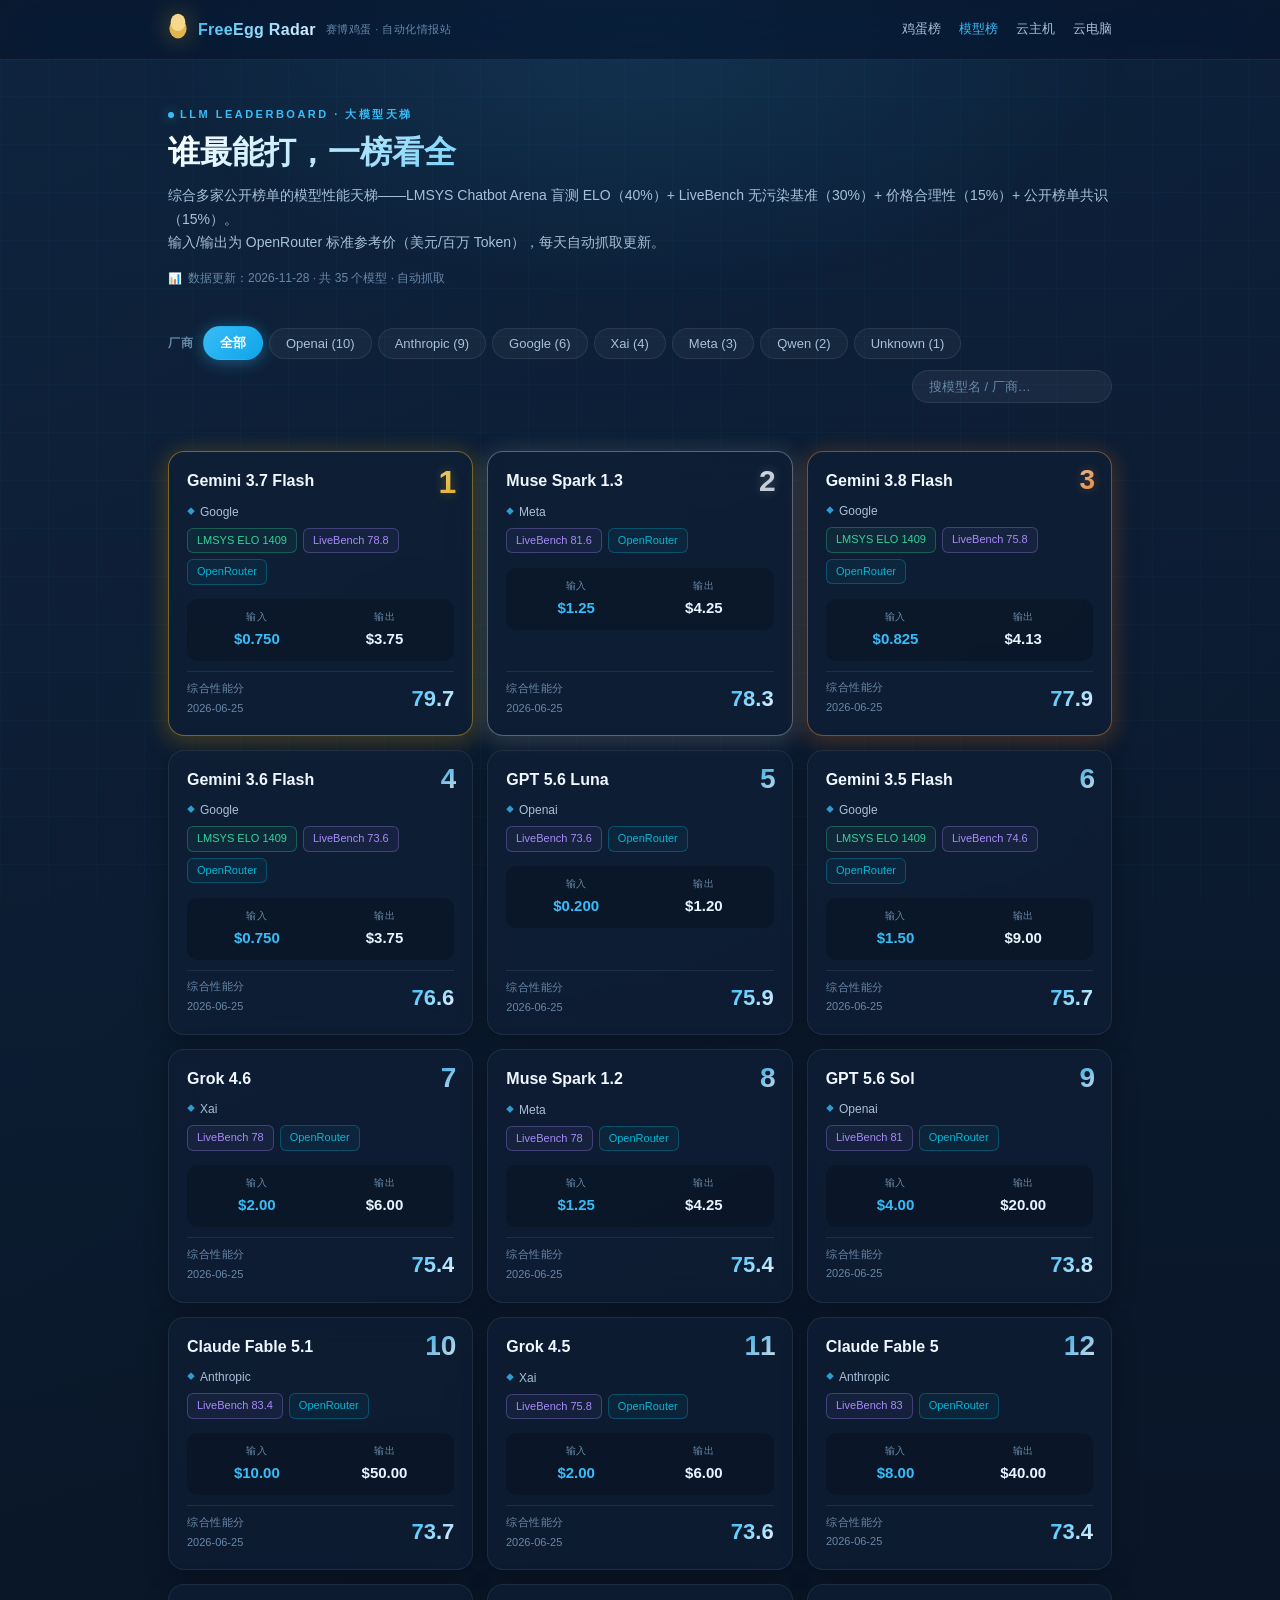
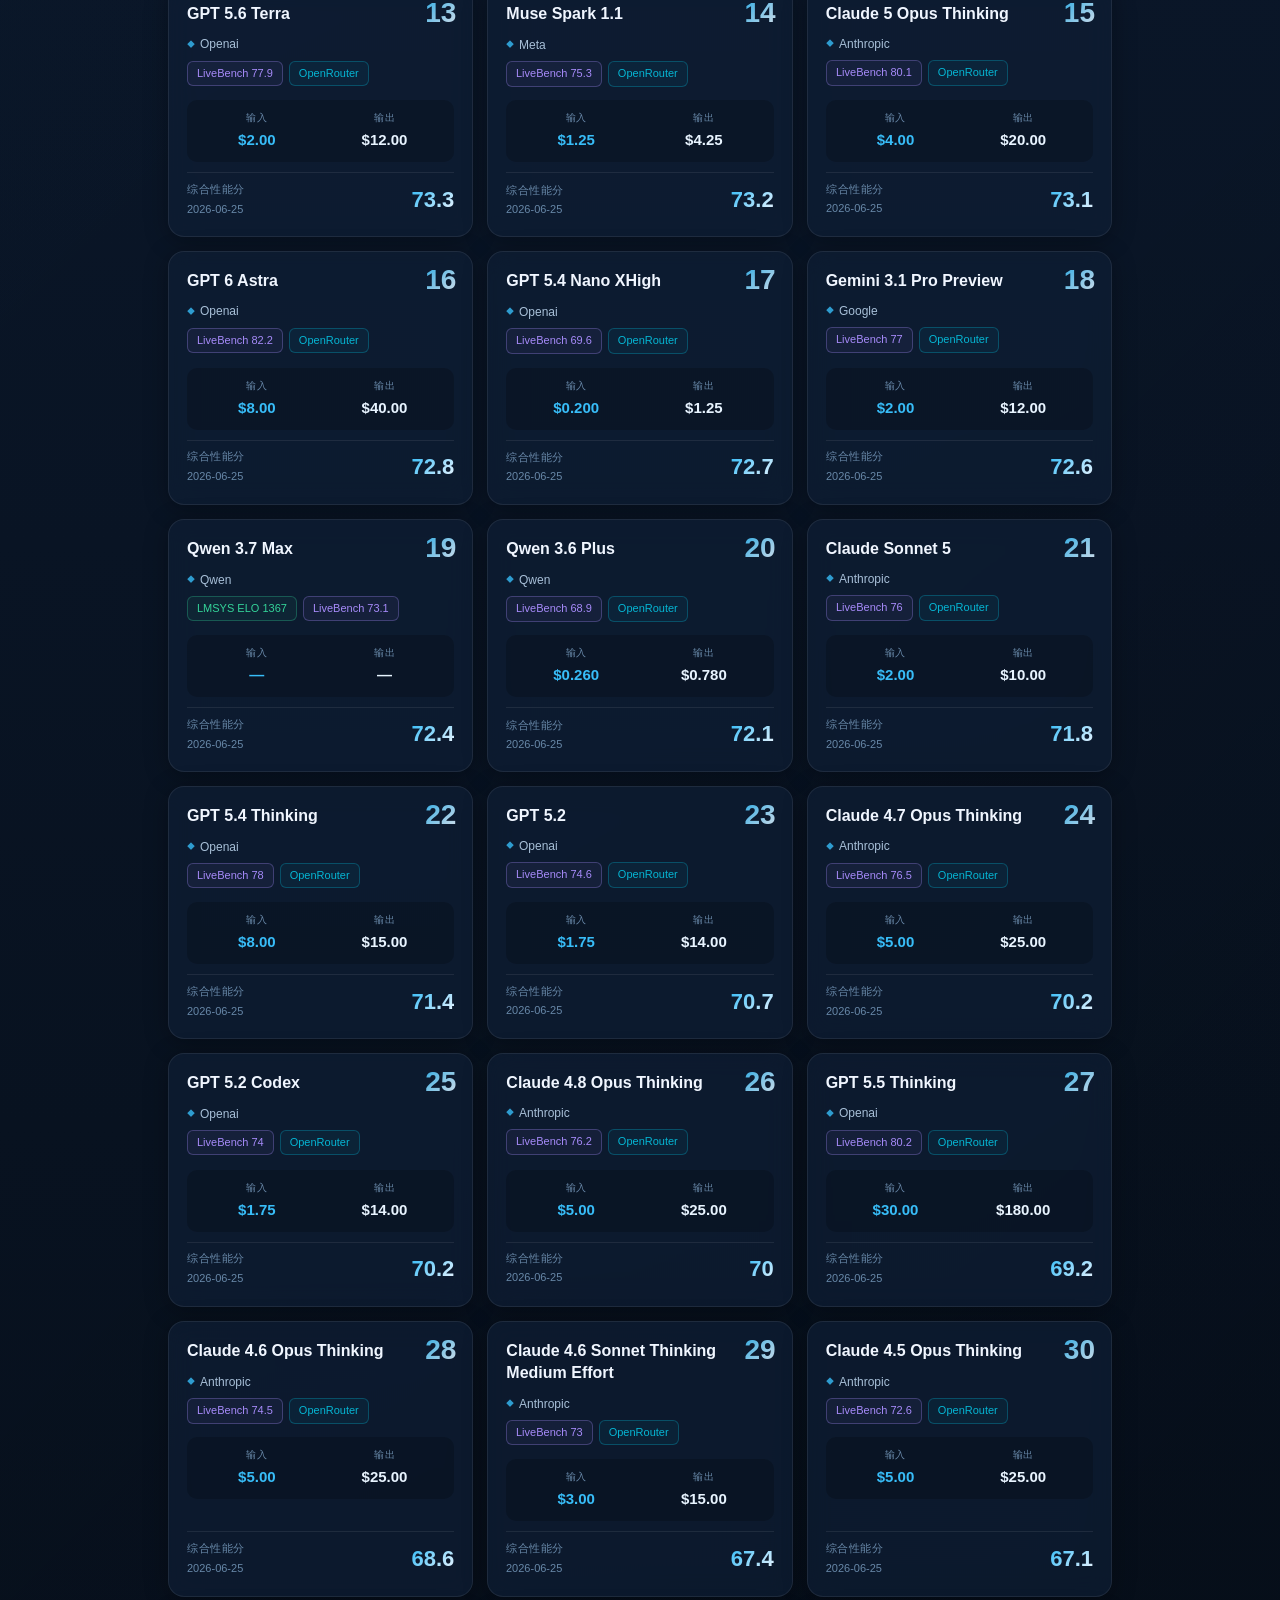
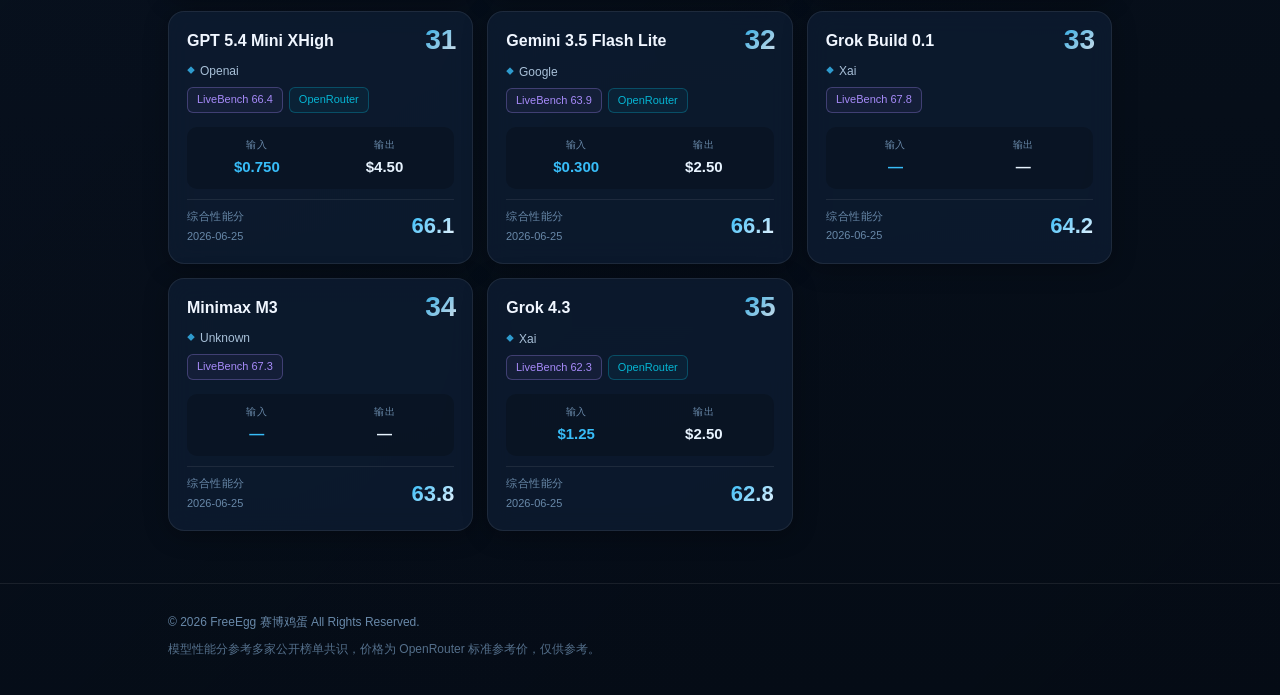
<file: site/models.html>
<!DOCTYPE html>
<html lang="zh-CN">
<head>
<meta charset="UTF-8">
<meta name="viewport" content="width=device-width, initial-scale=1.0">
<meta name="theme-color" content="#0a0816">
<title>模型榜 · LLM 天梯 · FreeEgg Radar</title>
<meta name="description" content="多家公开榜单的大模型综合分天梯——谁最能打，一榜看全。价格为 OpenRouter 标准参考价。">
<link rel="icon" href="data:image/svg+xml,%3Csvg xmlns='http://www.w3.org/2000/svg' viewBox='0 0 32 44'%3E%3Cellipse cx='16' cy='26' rx='14' ry='16' fill='%23e0b64e'/%3E%3Cellipse cx='16' cy='16' rx='12' ry='14' fill='%23f5d78e'/%3E%3C/svg%3E">
<link rel="stylesheet" href="css/style.css?v=19">
<style>
.model-grid {
  display: grid;
  grid-template-columns: repeat(auto-fill, minmax(300px, 1fr));
  gap: 14px;
  margin-top: 10px;
}
.model-card {
  background: var(--card);
  backdrop-filter: blur(12px);
  -webkit-backdrop-filter: blur(12px);
  border: 1px solid var(--border);
  border-radius: var(--radius);
  padding: 18px;
  transition: all 0.25s cubic-bezier(0.4, 0, 0.2, 1);
  display: flex;
  flex-direction: column;
  gap: 10px;
  position: relative;
  overflow: hidden;
  animation: cardIn 0.4s ease backwards;
}
.model-card::before {
  content: '';
  position: absolute;
  top: 0; left: 0; right: 0;
  height: 2px;
  background: linear-gradient(90deg, transparent, var(--sky-blue), var(--mist-silver), transparent);
  opacity: 0;
  transition: opacity 0.3s;
}
.model-card:hover {
  background: var(--card-hover);
  border-color: var(--border-strong);
  transform: translateY(-3px);
  box-shadow: var(--shadow-card), 0 8px 32px rgba(56, 189, 248, 0.15);
}
.model-card:hover::before { opacity: 1; }
.model-rank {
  position: absolute;
  top: 14px;
  right: 16px;
  font-size: 28px;
  font-weight: 800;
  background: linear-gradient(135deg, var(--sky-blue), var(--mist-silver));
  -webkit-background-clip: text;
  -webkit-text-fill-color: transparent;
  background-clip: text;
  opacity: 0.9;
}
.model-card.top1 .model-rank { background: linear-gradient(135deg, var(--gold-bright), var(--gold)); -webkit-background-clip: text; background-clip: text; font-size: 32px; }
.model-card.top2 .model-rank { background: linear-gradient(135deg, var(--silver-bright), var(--silver)); -webkit-background-clip: text; background-clip: text; font-size: 30px; }
.model-card.top3 .model-rank { background: linear-gradient(135deg, var(--copper-bright), var(--copper)); -webkit-background-clip: text; background-clip: text; font-size: 28px; }
.model-name { font-size: 16px; font-weight: 700; color: var(--text); padding-right: 50px; line-height: 1.4; }
.model-vendor { font-size: 12px; color: var(--text-dim); display: flex; align-items: center; gap: 5px; }
.model-vendor::before { content: '◆'; font-size: 8px; color: var(--sky-blue); opacity: 0.8; }
.model-pricing {
  display: flex;
  gap: 12px;
  padding: 10px 12px;
  background: rgba(0,0,0,0.2);
  border-radius: var(--radius-sm);
  margin-top: 4px;
}
.price-item { flex: 1; text-align: center; }
.price-label { font-size: 10px; color: var(--text-faint); text-transform: uppercase; letter-spacing: 0.5px; }
.price-value { font-size: 15px; font-weight: 700; color: var(--sky-blue); margin-top: 2px; }
.price-value.output { color: var(--mist-silver); }
.model-score-row {
  display: flex;
  align-items: center;
  justify-content: space-between;
  padding-top: 8px;
  border-top: 1px solid var(--border);
}
.model-score-label { font-size: 11px; color: var(--text-faint); }
.model-score {
  font-size: 22px;
  font-weight: 800;
  background: linear-gradient(135deg, var(--sky-blue), var(--mist-silver));
  -webkit-background-clip: text;
  -webkit-text-fill-color: transparent;
  background-clip: text;
}
.model-date { font-size: 11px; color: var(--text-faint); }
.model-hero { padding: 40px 0 24px; }
.model-hero-title {
  font-size: 32px;
  font-weight: 800;
  background: linear-gradient(135deg, #fff 0%, var(--sky-blue) 50%, var(--mist-silver) 100%);
  -webkit-background-clip: text;
  -webkit-text-fill-color: transparent;
  background-clip: text;
  line-height: 1.2;
}
.model-hero-sub { color: var(--text-dim); font-size: 14px; margin-top: 12px; line-height: 1.7; }
.model-hero-meta { color: var(--text-faint); font-size: 12px; margin-top: 14px; display: flex; align-items: center; gap: 6px; }
.model-hero-meta::before { content: '📊'; font-size: 11px; }
</style>
</head>
<body>
<a class="skip-link" href="#content">跳到主要内容</a>

<header class="topnav">
  <div class="container topnav-inner">
    <a class="brand" href="index.html">
      <span class="brand-egg" aria-hidden="true">
        <svg width="20" height="27" viewBox="0 0 32 44" fill="none"><ellipse cx="16" cy="27" rx="14" ry="16" fill="#e0b64e"/><ellipse cx="16" cy="17" rx="12" ry="14" fill="#f5d78e"/></svg>
      </span>
      <span class="brand-name">FreeEgg Radar</span>
      <span class="brand-sub">赛博鸡蛋 · 自动化情报站</span>
    </a>
    <nav class="nav-links" aria-label="主导航">
      <a href="index.html">鸡蛋榜</a>
      <a href="models.html" style="color: var(--sky-blue);">模型榜</a>
      <a href="cloud.html">云主机</a>
      <a href="cloudpc.html">云电脑</a>
    </nav>
  </div>
</header>

<main id="content">
  <section class="model-hero">
    <div class="container">
      <p class="eyebrow">LLM LEADERBOARD · 大模型天梯</p>
      <h1 class="model-hero-title">谁最能打，一榜看全</h1>
      <p class="model-hero-sub">综合多家公开榜单的模型性能天梯——LMSYS Chatbot Arena 盲测 ELO（40%）+ LiveBench 无污染基准（30%）+ 价格合理性（15%）+ 公开榜单共识（15%）。<br>输入/输出为 OpenRouter 标准参考价（美元/百万 Token），每天自动抓取更新。</p>
      <p class="model-hero-meta" id="model-updated-at"></p>
    </div>
  </section>

  <div class="container">
    <div class="filterbar">
      <div class="fgroup" role="group" aria-label="厂商筛选" id="vendor-filters">
        <span class="flabel">厂商</span>
      </div>
      <label class="fsearch">
        <span class="visually-hidden">搜索</span>
        <input type="search" id="model-filter-q" placeholder="搜模型名 / 厂商…" autocomplete="off">
      </label>
    </div>
  </div>

  <section class="section">
    <div class="container">
      <div class="model-grid" id="model-grid">
        <div class="empty">加载中…</div>
      </div>
    </div>
  </section>
</main>

<footer class="footer">
  <div class="container footer-inner">
    <p>© 2026 FreeEgg 赛博鸡蛋 All Rights Reserved.</p>
    <p class="footer-tip">模型性能分参考多家公开榜单共识，价格为 OpenRouter 标准参考价，仅供参考。</p>
  </div>
</footer>

<script src="js/models.js?v=19"></script>
</body>
</html>
</file>
<file: site/css/style.css>
/* FreeEgg Radar 样式 v16：深色科技感 · 深蓝背景 · 发光曲线 · 亮天蓝点缀 */
:root {
  /* 深色科技感配色 */
  --bg: #0a1628;
  --bg-2: #0f1f35;
  --card: rgba(15, 31, 53, 0.7);
  --card-solid: #0f1f35;
  --card-hover: rgba(20, 40, 65, 0.85);
  --border: rgba(255, 255, 255, 0.08);
  --border-strong: rgba(255, 255, 255, 0.15);
  --text: #f0f6ff;
  --text-dim: #a8c0d8;
  --text-faint: #6888a8;

  /* 亮天蓝主色 + 白色发光 */
  --sky-blue: #38BDF8;
  --sky-blue-dim: #0ea5e9;
  --sky-glow: rgba(56, 189, 248, 0.4);
  --mist-silver: #e8f4ff;
  --mist-silver-dim: #c8e0f0;

  --accent: var(--sky-blue);
  --accent-2: var(--mist-silver);
  --radius: 16px;
  --radius-sm: 10px;
  --shadow-card: 0 4px 24px rgba(0, 0, 0, 0.3);
  --shadow-card-hover: 0 8px 40px rgba(0, 0, 0, 0.4), 0 0 30px rgba(56, 189, 248, 0.1);

  /* 金/银/铜蛋 */
  --gold: #fbbf24;
  --gold-bright: #fde68a;
  --gold-glow: rgba(251, 191, 36, 0.35);
  --silver: #cbd5e1;
  --silver-bright: #f1f5f9;
  --silver-glow: rgba(203, 213, 225, 0.3);
  --copper: #fb923c;
  --copper-bright: #fed7aa;
  --copper-glow: rgba(251, 146, 60, 0.35);
}

* { box-sizing: border-box; margin: 0; padding: 0; }

html { scroll-behavior: smooth; }

body {
  background:
    /* 微妙对角线高光（左上稍亮） */
    linear-gradient(135deg, rgba(56,189,248,0.03) 0%, transparent 40%),
    /* 微妙对角线暗角（右下稍暗） */
    linear-gradient(315deg, rgba(0,0,0,0.2) 0%, transparent 45%),
    /* 基础从上到下渐变（深蓝到更深的蓝） */
    linear-gradient(180deg, #0d1f38 0%, #0a1628 40%, #081220 70%, #060e1a 100%);
  color: var(--text);
  font-family: 'PingFang SC', 'Microsoft YaHei', 'Segoe UI', Arial, sans-serif;
  line-height: 1.6;
  -webkit-font-smoothing: antialiased;
  overflow-x: hidden;
  position: relative;
}

/* 微妙网格纹理覆盖层 */
body::before {
  content: '';
  position: fixed;
  inset: 0;
  background-image:
    linear-gradient(rgba(56,189,248,0.03) 1px, transparent 1px),
    linear-gradient(90deg, rgba(56,189,248,0.03) 1px, transparent 1px);
  background-size: 48px 48px;
  pointer-events: none;
  z-index: 0;
}

/* 顶部光晕（亮天蓝，更明显） */
body::after {
  content: '';
  position: fixed;
  top: -200px;
  left: 50%;
  transform: translateX(-50%);
  width: 1000px;
  height: 500px;
  background: radial-gradient(ellipse at center, rgba(56, 189, 248, 0.1) 0%, transparent 70%);
  pointer-events: none;
  z-index: 0;
}

.container { max-width: 980px; margin: 0 auto; padding: 0 18px; position: relative; z-index: 1; }

a { color: var(--sky-blue); text-decoration: none; transition: color 0.2s; }
a:hover { color: var(--mist-silver); text-decoration: none; }

.visually-hidden {
  position: absolute; width: 1px; height: 1px; margin: -1px;
  clip: rect(0 0 0 0); overflow: hidden; white-space: nowrap;
}

.skip-link {
  position: absolute; left: -999px; top: 0; background: var(--sky-blue); color: #fff;
  padding: 8px 14px; border-radius: 0 0 8px 0; z-index: 999;
}
.skip-link:focus { left: 0; }

::-webkit-scrollbar { width: 8px; }
::-webkit-scrollbar-track { background: var(--bg); }
::-webkit-scrollbar-thumb { background: linear-gradient(180deg, var(--sky-blue), var(--mist-silver)); border-radius: 4px; }
::-webkit-scrollbar-thumb:hover { background: linear-gradient(180deg, var(--sky-blue-dim), var(--mist-silver-dim)); }

/* ========== 顶栏 ========== */
.topnav {
  position: sticky; top: 0; z-index: 50;
  background: rgba(10, 22, 40, 0.7);
  backdrop-filter: blur(24px) saturate(1.8);
  -webkit-backdrop-filter: blur(24px) saturate(1.8);
  border-bottom: 1px solid var(--border);
}
.topnav-inner { display: flex; align-items: center; gap: 12px; padding: 12px 18px; }
.brand { display: flex; align-items: center; gap: 10px; color: var(--text); }
.brand-egg { filter: drop-shadow(0 0 12px rgba(251, 191, 36, 0.4)); transition: transform 0.3s; }
.brand:hover .brand-egg { transform: rotate(-8deg) scale(1.08); }
.brand-name {
  font-weight: 800; font-size: 16px; letter-spacing: 0.3px;
  background: linear-gradient(135deg, var(--sky-blue), var(--mist-silver));
  -webkit-background-clip: text; -webkit-text-fill-color: transparent;
  background-clip: text;
}
.brand-sub { font-size: 11px; color: var(--text-faint); letter-spacing: 0.5px; }
.nav-links { margin-left: auto; display: flex; gap: 18px; }
.nav-links a {
  color: var(--text-dim); font-size: 13px; font-weight: 500;
  padding: 4px 0; position: relative; transition: color 0.2s;
}
.nav-links a::after {
  content: ''; position: absolute; bottom: -2px; left: 0; width: 0; height: 2px;
  background: linear-gradient(90deg, var(--sky-blue), var(--mist-silver));
  transition: width 0.25s; border-radius: 1px;
}
.nav-links a:hover { color: var(--text); }
.nav-links a:hover::after { width: 100%; }

/* ========== Hero ========== */
.hero { padding: 48px 0 28px; position: relative; overflow: hidden; }

/* Hero 发光曲线装饰 */
.hero::before {
  content: '';
  position: absolute;
  top: -80px;
  right: -120px;
  width: 600px;
  height: 400px;
  background: linear-gradient(135deg, transparent 40%, rgba(56, 189, 248, 0.15) 50%, transparent 60%);
  border-radius: 50%;
  filter: blur(30px);
  transform: rotate(-15deg);
  pointer-events: none;
  z-index: 0;
}
.hero::after {
  content: '';
  position: absolute;
  bottom: -60px;
  left: -100px;
  width: 500px;
  height: 300px;
  background: linear-gradient(135deg, transparent 40%, rgba(232, 244, 255, 0.1) 50%, transparent 60%);
  border-radius: 50%;
  filter: blur(30px);
  transform: rotate(20deg);
  pointer-events: none;
  z-index: 0;
}
.hero-curve {
  position: absolute;
  top: 50%;
  left: 50%;
  transform: translate(-50%, -50%);
  width: 900px;
  height: 500px;
  pointer-events: none;
  z-index: 0;
  opacity: 0.8;
}
.hero-curve::before {
  content: '';
  position: absolute;
  top: 25%;
  left: 5%;
  width: 700px;
  height: 3px;
  background: linear-gradient(90deg, transparent, rgba(56, 189, 248, 0.5), rgba(232, 244, 255, 0.4), transparent);
  border-radius: 50%;
  filter: blur(1.5px);
  transform: rotate(-10deg);
  box-shadow: 0 0 20px rgba(56, 189, 248, 0.3);
}
.hero-curve::after {
  content: '';
  position: absolute;
  top: 60%;
  left: 15%;
  width: 600px;
  height: 2px;
  background: linear-gradient(90deg, transparent, rgba(232, 244, 255, 0.35), rgba(56, 189, 248, 0.4), transparent);
  border-radius: 50%;
  filter: blur(1px);
  transform: rotate(8deg);
  box-shadow: 0 0 15px rgba(56, 189, 248, 0.2);
}

.hero-inner { display: flex; align-items: center; gap: 28px; flex-wrap: wrap; position: relative; z-index: 1; }
.hero-logo { flex-shrink: 0; position: relative; }
.hero-logo::before {
  content: ''; position: absolute; inset: -24px;
  background: radial-gradient(circle, rgba(56, 189, 248, 0.2) 0%, rgba(232, 244, 255, 0.1) 50%, transparent 70%);
  border-radius: 50%; z-index: -1;
}
.hero-logo svg { filter: drop-shadow(0 0 24px rgba(56, 189, 248, 0.3)); animation: float 4s ease-in-out infinite; }
@keyframes float {
  0%, 100% { transform: translateY(0); }
  50% { transform: translateY(-8px); }
}
.hero-copy { flex: 1 1 300px; min-width: 0; }
.eyebrow {
  font-size: 11px; letter-spacing: 2.5px; text-transform: uppercase;
  color: var(--sky-blue); margin-bottom: 10px; font-weight: 600;
  display: inline-flex; align-items: center; gap: 6px;
}
.eyebrow::before {
  content: ''; width: 6px; height: 6px; border-radius: 50%;
  background: var(--sky-blue); box-shadow: 0 0 12px rgba(56, 189, 248, 0.6);
  animation: pulse 2s ease-in-out infinite;
}
@keyframes pulse {
  0%, 100% { opacity: 1; }
  50% { opacity: 0.4; }
}
.hero-title {
  font-size: 34px; line-height: 1.2; font-weight: 800; letter-spacing: 0.5px;
  background: linear-gradient(135deg, #fff 0%, var(--sky-blue) 50%, var(--mist-silver) 100%);
  -webkit-background-clip: text; -webkit-text-fill-color: transparent;
  background-clip: text;
}
.hero-sub { color: var(--text-dim); font-size: 14px; margin-top: 12px; line-height: 1.7; }
.hero-stats { display: flex; gap: 22px; margin-top: 22px; }
.stat { display: flex; align-items: center; gap: 10px; }
.stat-egg { display: flex; filter: drop-shadow(0 2px 6px rgba(0,0,0,0.1)); }
.stat-text dt { font-size: 11px; color: var(--text-faint); letter-spacing: 1px; text-transform: uppercase; }
.stat-text dd {
  font-size: 26px; font-weight: 800; line-height: 1.1;
  background: linear-gradient(135deg, var(--gold-bright), var(--gold));
  -webkit-background-clip: text; -webkit-text-fill-color: transparent;
  background-clip: text;
}
.stat:nth-child(2) .stat-text dd { background: linear-gradient(135deg, var(--silver-bright), var(--silver)); -webkit-background-clip: text; background-clip: text; }
.stat:nth-child(3) .stat-text dd { background: linear-gradient(135deg, var(--copper-bright), var(--copper)); -webkit-background-clip: text; background-clip: text; }
.hero-meta {
  color: var(--text-faint); font-size: 12px; margin-top: 14px;
  display: flex; align-items: center; gap: 6px;
}
.hero-meta::before { content: '⏱'; font-size: 11px; }

/* ========== 筛选栏 ========== */
.filterbar {
  display: flex; align-items: center; gap: 10px; flex-wrap: wrap;
  padding: 14px 0 6px;
}
.chip {
  background: rgba(255,255,255,0.04); color: var(--text-dim);
  border: 1px solid var(--border); border-radius: 999px;
  padding: 7px 16px; font-size: 13px; cursor: pointer;
  transition: all 0.2s cubic-bezier(0.4, 0, 0.2, 1); font-family: inherit;
  font-weight: 500;
}
.chip:hover {
  color: var(--text); border-color: var(--border-strong);
  background: rgba(255,255,255,0.08); transform: translateY(-1px);
}
.chip.active {
  background: linear-gradient(135deg, var(--sky-blue), var(--sky-blue-dim));
  color: #fff; border-color: transparent; font-weight: 700;
  box-shadow: 0 2px 16px rgba(56, 189, 248, 0.4);
}
.filter-advanced {
  display: flex; gap: 16px; flex-wrap: wrap; width: 100%;
  padding: 12px 16px; border: 1px solid var(--border); border-radius: var(--radius-sm);
  margin-top: 4px; background: rgba(255,255,255,0.03);
  animation: slideDown 0.25s ease;
}
@keyframes slideDown {
  from { opacity: 0; transform: translateY(-8px); }
  to { opacity: 1; transform: translateY(0); }
}
.fgroup { display: flex; align-items: center; gap: 6px; flex-wrap: wrap; }
.flabel { font-size: 12px; color: var(--text-faint); margin-right: 4px; font-weight: 600; letter-spacing: 0.5px; }
.fsearch { margin-left: auto; }
.fsearch input {
  background: rgba(255,255,255,0.05); border: 1px solid var(--border); border-radius: 999px;
  color: var(--text); padding: 8px 16px; font-size: 13px; width: 200px; outline: none;
  font-family: inherit; transition: all 0.2s;
}
.fsearch input::placeholder { color: var(--text-faint); }
.fsearch input:focus { border-color: var(--sky-blue); background: rgba(255,255,255,0.08); box-shadow: 0 0 0 3px rgba(56, 189, 248, 0.15); }
@media (max-width: 560px) {
  .fsearch { margin-left: 0; width: 100%; }
  .fsearch input { width: 100%; }
  .hero-title { font-size: 26px; }
  .hero-stats { gap: 16px; }
  .stat-text dd { font-size: 22px; }
}

/* ========== 卡片网格 ========== */
.section { padding: 32px 0; }
.egg-grid {
  display: grid; grid-template-columns: repeat(auto-fill, minmax(290px, 1fr));
  gap: 16px; margin-top: 10px;
}
.egg-card {
  background: var(--card);
  backdrop-filter: blur(12px);
  -webkit-backdrop-filter: blur(12px);
  border: 1px solid var(--border); border-radius: var(--radius);
  padding: 18px; cursor: pointer;
  transition: all 0.25s cubic-bezier(0.4, 0, 0.2, 1);
  display: flex; flex-direction: column; gap: 10px;
  position: relative; overflow: hidden;
  animation: cardIn 0.4s ease backwards;
  box-shadow: var(--shadow-card);
}
@keyframes cardIn {
  from { opacity: 0; transform: translateY(16px); }
  to { opacity: 1; transform: translateY(0); }
}
.egg-card::before {
  content: ''; position: absolute; top: 0; left: 0; right: 0; height: 2px;
  background: linear-gradient(90deg, transparent, var(--sky-blue), var(--mist-silver), transparent);
  opacity: 0; transition: opacity 0.3s;
}
.egg-card:hover {
  background: var(--card-hover);
  border-color: var(--border-strong);
  transform: translateY(-3px);
  box-shadow: var(--shadow-card-hover);
}
.egg-card:hover::before { opacity: 1; }
.egg-card.tier-gold:hover { border-color: rgba(251, 191, 36, 0.45); box-shadow: var(--shadow-card-hover), 0 8px 32px var(--gold-glow); }
.egg-card.tier-silver:hover { border-color: rgba(203, 213, 225, 0.4); box-shadow: var(--shadow-card-hover), 0 8px 32px var(--silver-glow); }
.egg-card.tier-copper:hover { border-color: rgba(251, 146, 60, 0.45); box-shadow: var(--shadow-card-hover), 0 8px 32px var(--copper-glow); }
.egg-card.rotten { opacity: 0.5; filter: grayscale(0.5); }
.egg-card.rotten:hover { transform: none; box-shadow: var(--shadow-card); }

.egg-head { display: flex; align-items: center; gap: 8px; }
.egg-vendor {
  font-size: 12px; color: var(--text-dim); font-weight: 600;
  display: flex; align-items: center; gap: 5px;
}
.egg-vendor::before { content: '◆'; font-size: 8px; color: var(--sky-blue); opacity: 0.8; }
.egg-tier {
  margin-left: auto; font-size: 11px; padding: 3px 10px; border-radius: 999px;
  font-weight: 700; letter-spacing: 0.5px;
}
.tier-gold .egg-tier, .egg-card.tier-gold .egg-tier { color: #1a1208; background: linear-gradient(135deg, var(--gold-bright), var(--gold)); box-shadow: 0 1px 10px var(--gold-glow); }
.tier-silver .egg-tier, .egg-card.tier-silver .egg-tier { color: #1a1d22; background: linear-gradient(135deg, var(--silver-bright), var(--silver)); box-shadow: 0 1px 10px var(--silver-glow); }
.tier-copper .egg-tier, .egg-card.tier-copper .egg-tier { color: #2a1508; background: linear-gradient(135deg, var(--copper-bright), var(--copper)); box-shadow: 0 1px 10px var(--copper-glow); }

.egg-title { font-size: 15px; font-weight: 700; line-height: 1.45; color: var(--text); }
.egg-summary { font-size: 13px; color: var(--text-dim); flex: 1; line-height: 1.6; }
.egg-tags { display: flex; gap: 6px; flex-wrap: wrap; }
.tag {
  font-size: 11px; padding: 3px 9px; border-radius: 6px;
  border: 1px solid var(--border); color: var(--text-dim);
  background: rgba(255,255,255,0.03); font-weight: 500;
}
.tag-limit { color: #fbbf24; border-color: rgba(251, 191, 36, 0.3); background: rgba(251, 191, 36, 0.08); }
.tag-longterm { color: #34d399; border-color: rgba(52, 211, 153, 0.3); background: rgba(52, 211, 153, 0.08); }
.tag-auto { color: var(--sky-blue); border-color: rgba(56, 189, 248, 0.35); background: rgba(56, 189, 248, 0.1); }

.egg-meta { display: flex; align-items: center; gap: 10px; font-size: 12px; color: var(--text-faint); padding-top: 4px; border-top: 1px solid var(--border); }
.egg-score {
  font-size: 18px; font-weight: 800; margin-left: auto;
  background: linear-gradient(135deg, var(--gold-bright), var(--gold));
  -webkit-background-clip: text; -webkit-text-fill-color: transparent;
  background-clip: text;
}
.egg-card.tier-silver .egg-score { background: linear-gradient(135deg, var(--silver-bright), var(--silver)); -webkit-background-clip: text; background-clip: text; }
.egg-card.tier-copper .egg-score { background: linear-gradient(135deg, var(--copper-bright), var(--copper)); -webkit-background-clip: text; background-clip: text; }
.egg-countdown { color: var(--gold); font-weight: 600; display: flex; align-items: center; gap: 4px; }
.egg-countdown::before { content: '⏰'; font-size: 11px; }
.egg-rotate { color: var(--text-faint); }

/* ========== 排行榜 ========== */
.section-head { margin-bottom: 18px; }
.section-head h2 {
  font-size: 24px; margin-top: 4px; font-weight: 800;
  background: linear-gradient(135deg, #fff, var(--text-dim));
  -webkit-background-clip: text; -webkit-text-fill-color: transparent;
  background-clip: text;
}
.section-sub { color: var(--text-dim); font-size: 13px; margin-top: 6px; }
.ranking { display: flex; flex-direction: column; gap: 10px; }
.rank-item {
  display: flex; align-items: center; gap: 14px;
  background: var(--card);
  backdrop-filter: blur(12px);
  border: 1px solid var(--border); border-radius: var(--radius-sm);
  padding: 14px 18px; cursor: pointer;
  transition: all 0.2s cubic-bezier(0.4, 0, 0.2, 1);
  position: relative; overflow: hidden;
  box-shadow: var(--shadow-card);
}
.rank-item::before {
  content: ''; position: absolute; left: 0; top: 0; bottom: 0; width: 3px;
  background: var(--border-strong); transition: background 0.2s;
}
.rank-item:hover {
  background: var(--card-hover); border-color: var(--border-strong);
  transform: translateX(4px);
  box-shadow: var(--shadow-card-hover);
}
.rank-item:hover::before { background: linear-gradient(180deg, var(--sky-blue), var(--mist-silver)); }
.rank-item.top1::before { background: linear-gradient(180deg, var(--gold-bright), var(--gold)); }
.rank-item.top2::before { background: linear-gradient(180deg, var(--silver-bright), var(--silver)); }
.rank-item.top3::before { background: linear-gradient(180deg, var(--copper-bright), var(--copper)); }
.rank-no {
  font-size: 16px; font-weight: 800; color: var(--text-faint);
  width: 30px; text-align: center; flex-shrink: 0;
}
.rank-no.top1 { color: var(--gold); text-shadow: 0 0 14px var(--gold-glow); font-size: 20px; }
.rank-no.top2 { color: var(--silver); text-shadow: 0 0 14px var(--silver-glow); font-size: 18px; }
.rank-no.top3 { color: var(--copper); text-shadow: 0 0 14px var(--copper-glow); font-size: 17px; }
.rank-info { flex: 1; min-width: 0; }
.rank-title { font-size: 14px; font-weight: 600; white-space: nowrap; overflow: hidden; text-overflow: ellipsis; color: var(--text); }
.rank-sub { font-size: 12px; color: var(--text-faint); margin-top: 2px; }
.rank-score {
  font-size: 18px; font-weight: 800; flex-shrink: 0;
  background: linear-gradient(135deg, var(--sky-blue), var(--mist-silver));
  -webkit-background-clip: text; -webkit-text-fill-color: transparent;
  background-clip: text;
}

/* ========== 过期蛋 ========== */
.recycle {
  background: var(--card);
  backdrop-filter: blur(12px);
  border: 1px solid var(--border); border-radius: var(--radius);
  padding: 16px 20px;
  box-shadow: var(--shadow-card);
}
.recycle summary {
  display: flex; align-items: center; gap: 12px; cursor: pointer; list-style: none;
}
.recycle summary::-webkit-details-marker { display: none; }
.recycle-title h2 { font-size: 19px; font-weight: 700; color: var(--text-dim); }
.recycle-meta { margin-left: auto; font-size: 12px; color: var(--text-faint); }
.recycle-meta .num { font-size: 16px; font-weight: 700; color: var(--text-dim); }
.recycle-list { margin-top: 16px; display: grid; grid-template-columns: repeat(auto-fill, minmax(260px, 1fr)); gap: 10px; }

/* ========== 详情弹层 ========== */
.modal-overlay {
  position: fixed; inset: 0; background: rgba(0, 0, 0, 0.7);
  backdrop-filter: blur(8px); z-index: 90;
  display: flex; align-items: center; justify-content: center; padding: 16px;
  animation: fadeIn 0.2s ease;
}
@keyframes fadeIn { from { opacity: 0; } to { opacity: 1; } }
.modal {
  background: linear-gradient(180deg, #0f1f35, #0a1628);
  border: 1px solid var(--border-strong); border-radius: 20px;
  max-width: 580px; width: 100%; max-height: 82vh; overflow-y: auto;
  padding: 24px; position: relative;
  box-shadow: 0 24px 80px rgba(0,0,0,0.5), 0 0 60px rgba(56, 189, 248, 0.15);
  animation: modalIn 0.3s cubic-bezier(0.4, 0, 0.2, 1);
}
@keyframes modalIn {
  from { opacity: 0; transform: scale(0.95) translateY(12px); }
  to { opacity: 1; transform: scale(1) translateY(0); }
}
.modal-head { display: flex; align-items: flex-start; gap: 12px; margin-bottom: 12px; padding-right: 36px; }
.modal-title { font-size: 19px; font-weight: 800; line-height: 1.4; color: var(--text); }
.modal-meta { font-size: 12px; color: var(--text-faint); margin-bottom: 14px; display: flex; gap: 12px; flex-wrap: wrap; }
.modal-content { font-size: 14px; color: var(--text-dim); line-height: 1.75; }
.modal-content p { margin: 10px 0; }
.modal-content ul, .modal-content ol { margin: 10px 0 10px 22px; }
.modal-content li { margin: 6px 0; }
.modal-content strong { color: var(--gold-bright); font-weight: 700; }
.modal-content a { color: var(--sky-blue); text-decoration: underline; text-underline-offset: 2px; }
.modal-close {
  position: absolute; top: 14px; right: 14px; background: rgba(255,255,255,0.06);
  border: 1px solid var(--border); color: var(--text-dim); font-size: 20px;
  cursor: pointer; padding: 6px 12px; line-height: 1; border-radius: 8px;
  transition: all 0.2s;
}
.modal-close:hover { background: rgba(255,255,255,0.12); color: var(--text); transform: rotate(90deg); }
.modal-actions { margin-top: 20px; display: flex; gap: 10px; flex-wrap: wrap; padding-top: 16px; border-top: 1px solid var(--border); }
.btn {
  display: inline-flex; align-items: center; gap: 6px;
  background: linear-gradient(135deg, var(--sky-blue), var(--sky-blue-dim));
  color: #fff; font-weight: 700;
  border-radius: 10px; padding: 10px 20px; font-size: 14px;
  border: none; cursor: pointer; transition: all 0.2s;
  box-shadow: 0 2px 16px rgba(56, 189, 248, 0.4);
}
.btn:hover { background: linear-gradient(135deg, var(--sky-blue-dim), var(--mist-silver-dim)); transform: translateY(-1px); box-shadow: 0 4px 24px rgba(56, 189, 248, 0.5); color: #fff; }
.btn-ghost {
  background: rgba(255,255,255,0.05); color: var(--text-dim);
  border: 1px solid var(--border); padding: 10px 16px; box-shadow: none;
}
.btn-ghost:hover { background: rgba(255,255,255,0.1); color: var(--text); box-shadow: none; }

/* ========== 灯箱 ========== */
.lightbox {
  position: fixed; inset: 0; background: rgba(15,23,42,0.85); z-index: 95;
  display: flex; align-items: center; justify-content: center; padding: 20px;
}
.lightbox[hidden] { display: none; }
.lightbox img { max-width: 100%; max-height: 90vh; border-radius: 12px; box-shadow: 0 20px 60px rgba(0,0,0,0.3); }
.lightbox-close {
  position: absolute; top: 16px; right: 20px; background: rgba(255,255,255,0.1);
  border: none; color: #fff; font-size: 28px; cursor: pointer;
  width: 44px; height: 44px; border-radius: 50%; transition: all 0.2s;
}
.lightbox-close:hover { background: rgba(255,255,255,0.2); transform: rotate(90deg); }

/* ========== 页脚 ========== */
.footer { border-top: 1px solid var(--border); padding: 28px 0 36px; margin-top: 20px; }
.footer-inner { display: flex; flex-direction: column; gap: 6px; }
.footer p { color: var(--text-faint); font-size: 12px; line-height: 1.7; }
.footer-tip { opacity: 0.8; }

/* ========== 空状态 ========== */
.empty {
  color: var(--text-faint); text-align: center; padding: 48px 0;
  font-size: 14px; display: flex; flex-direction: column; align-items: center; gap: 10px;
}
.empty::before { content: '🥚'; font-size: 40px; opacity: 0.5; }

/* ========== 模型榜专属样式 ========== */
.model-grid {
  display: grid; grid-template-columns: repeat(auto-fill, minmax(280px, 1fr));
  gap: 14px; margin-top: 10px;
}
.model-card {
  background: var(--card);
  backdrop-filter: blur(12px);
  border: 1px solid var(--border); border-radius: var(--radius);
  padding: 16px; cursor: pointer;
  transition: all 0.25s cubic-bezier(0.4, 0, 0.2, 1);
  display: flex; flex-direction: column; gap: 8px;
  position: relative; overflow: hidden;
  animation: cardIn 0.4s ease backwards;
  box-shadow: var(--shadow-card);
}
.model-card:hover {
  background: var(--card-hover);
  border-color: var(--border-strong);
  transform: translateY(-2px);
  box-shadow: var(--shadow-card-hover);
}
.model-card.top1 { border-color: rgba(251, 191, 36, 0.45); box-shadow: var(--shadow-card), 0 4px 24px var(--gold-glow); }
.model-card.top2 { border-color: rgba(203, 213, 225, 0.4); box-shadow: var(--shadow-card), 0 4px 24px var(--silver-glow); }
.model-card.top3 { border-color: rgba(251, 146, 60, 0.45); box-shadow: var(--shadow-card), 0 4px 24px var(--copper-glow); }
.model-rank {
  position: absolute; top: 12px; right: 14px;
  font-size: 28px; font-weight: 900; color: var(--border-strong);
  line-height: 1; opacity: 0.5;
}
.model-card.top1 .model-rank { color: var(--gold); opacity: 0.9; text-shadow: 0 0 12px var(--gold-glow); }
.model-card.top2 .model-rank { color: var(--silver); opacity: 0.9; text-shadow: 0 0 12px var(--silver-glow); }
.model-card.top3 .model-rank { color: var(--copper); opacity: 0.9; text-shadow: 0 0 12px var(--copper-glow); }
.model-name { font-size: 15px; font-weight: 700; line-height: 1.4; color: var(--text); padding-right: 36px; }
.model-name-row { display: flex; align-items: center; gap: 8px; flex-wrap: wrap; }
.model-name-row .model-name { padding-right: 0; flex: 1; min-width: 0; }

/* 趋势标签 */
.trend-new {
  color: #4ade80 !important;
  border-color: rgba(74, 222, 128, 0.4) !important;
  background: rgba(74, 222, 128, 0.12) !important;
  font-weight: 700 !important;
  animation: pulse-new 2s ease-in-out infinite;
}
@keyframes pulse-new {
  0%, 100% { opacity: 1; }
  50% { opacity: 0.7; }
}
.trend-up {
  color: #4ade80 !important;
  border-color: rgba(74, 222, 128, 0.35) !important;
  background: rgba(74, 222, 128, 0.1) !important;
  font-weight: 700 !important;
}
.trend-down {
  color: #f87171 !important;
  border-color: rgba(248, 113, 113, 0.35) !important;
  background: rgba(248, 113, 113, 0.1) !important;
  font-weight: 700 !important;
}
.trend-stable {
  color: var(--text-faint) !important;
  border-color: var(--border) !important;
  background: rgba(255,255,255,0.03) !important;
}
.trend-days {
  color: var(--sky-blue) !important;
  border-color: rgba(56, 189, 248, 0.3) !important;
  background: rgba(56, 189, 248, 0.08) !important;
}
.model-vendor { font-size: 12px; color: var(--text-faint); font-weight: 500; }
.model-pricing { display: flex; gap: 12px; margin-top: 4px; }
.price-item { flex: 1; }
.price-label { font-size: 10px; color: var(--text-faint); text-transform: uppercase; letter-spacing: 0.5px; }
.price-value { font-size: 14px; font-weight: 700; color: var(--text); margin-top: 2px; }
.price-value.output { color: var(--sky-blue); }
.model-score-row { display: flex; align-items: flex-end; justify-content: space-between; margin-top: auto; padding-top: 8px; border-top: 1px solid var(--border); }
.model-score-label { font-size: 10px; color: var(--text-faint); text-transform: uppercase; letter-spacing: 0.5px; }
.model-date { font-size: 10px; color: var(--text-faint); margin-top: 2px; }

/* 趋势标签右下角绝对定位 */
.model-trend {
  position: absolute;
  bottom: 16px;
  right: 16px;
  z-index: 2;
}
.model-trend .tag {
  font-size: 11px;
  padding: 4px 10px;
  font-weight: 700;
}
.model-score {
  font-size: 24px; font-weight: 900; line-height: 1;
  background: linear-gradient(135deg, var(--sky-blue), var(--mist-silver));
  -webkit-background-clip: text; -webkit-text-fill-color: transparent;
  background-clip: text;
}
</file>
